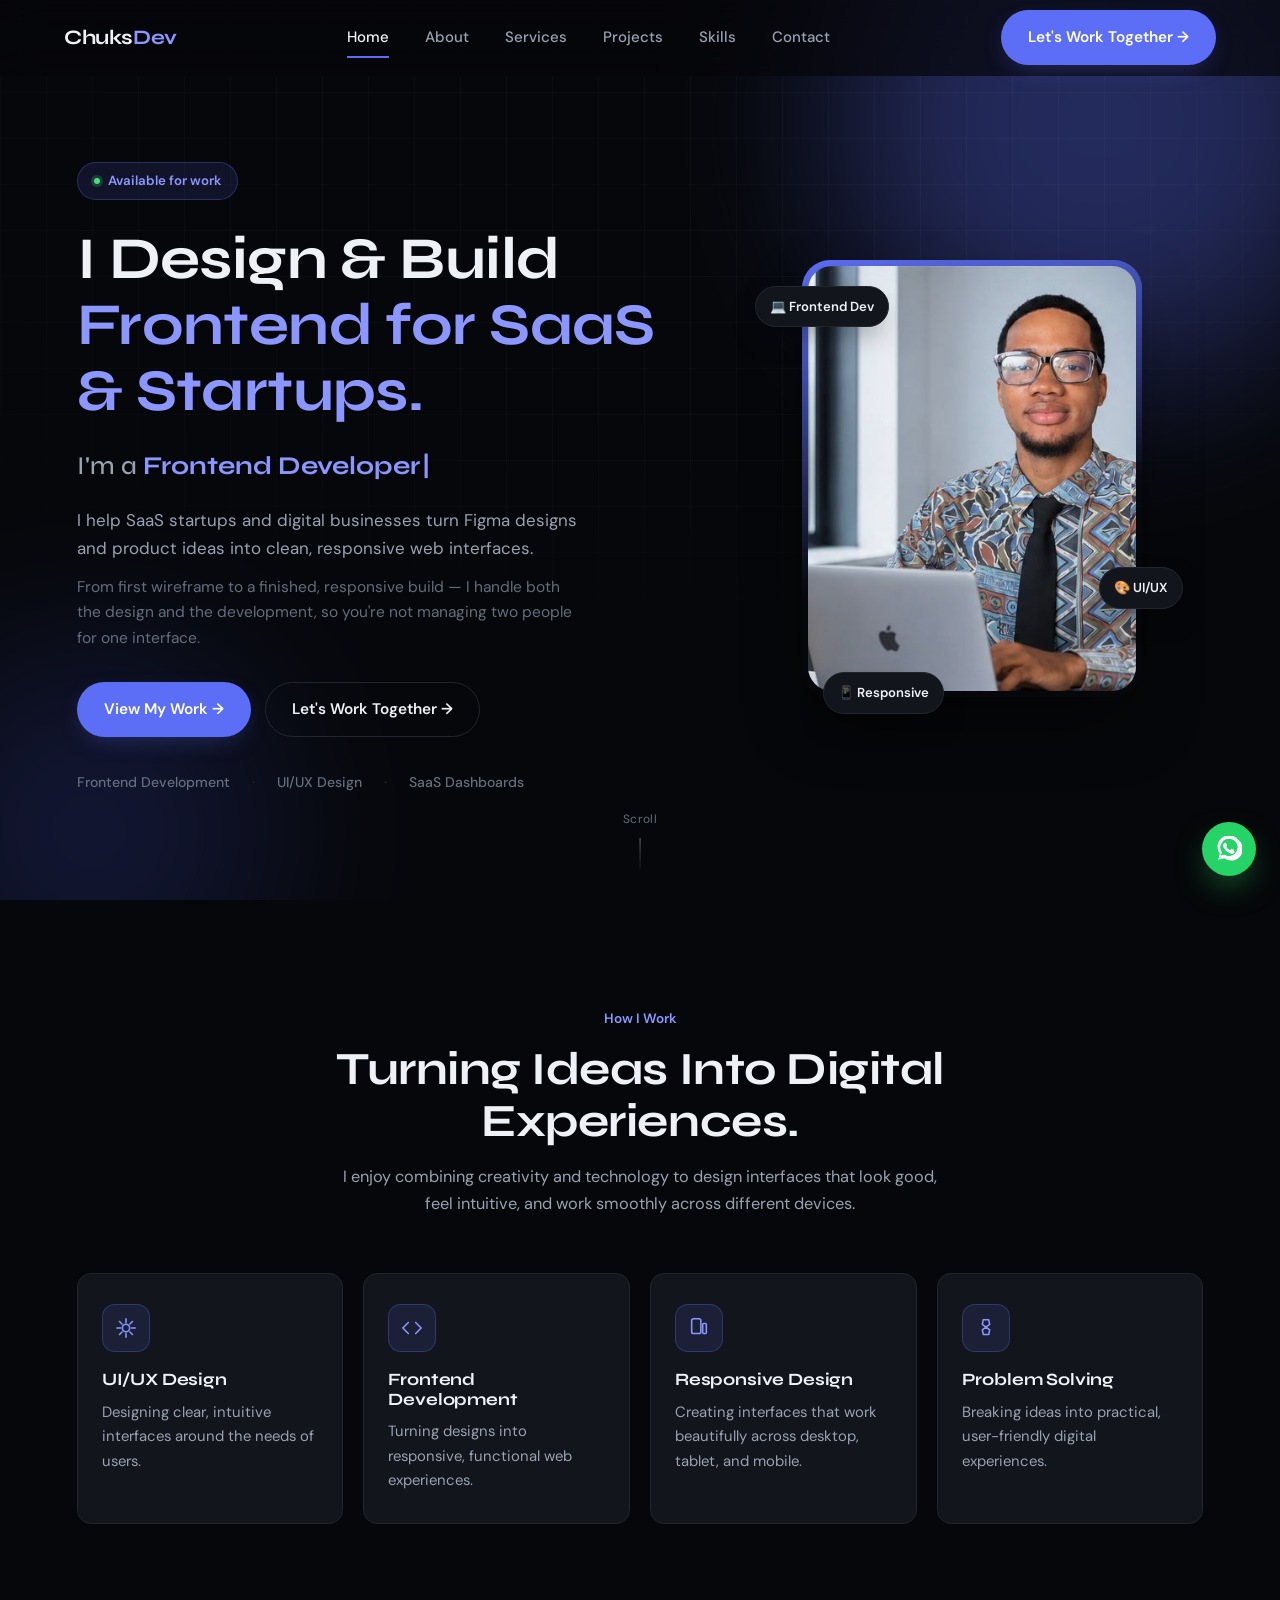
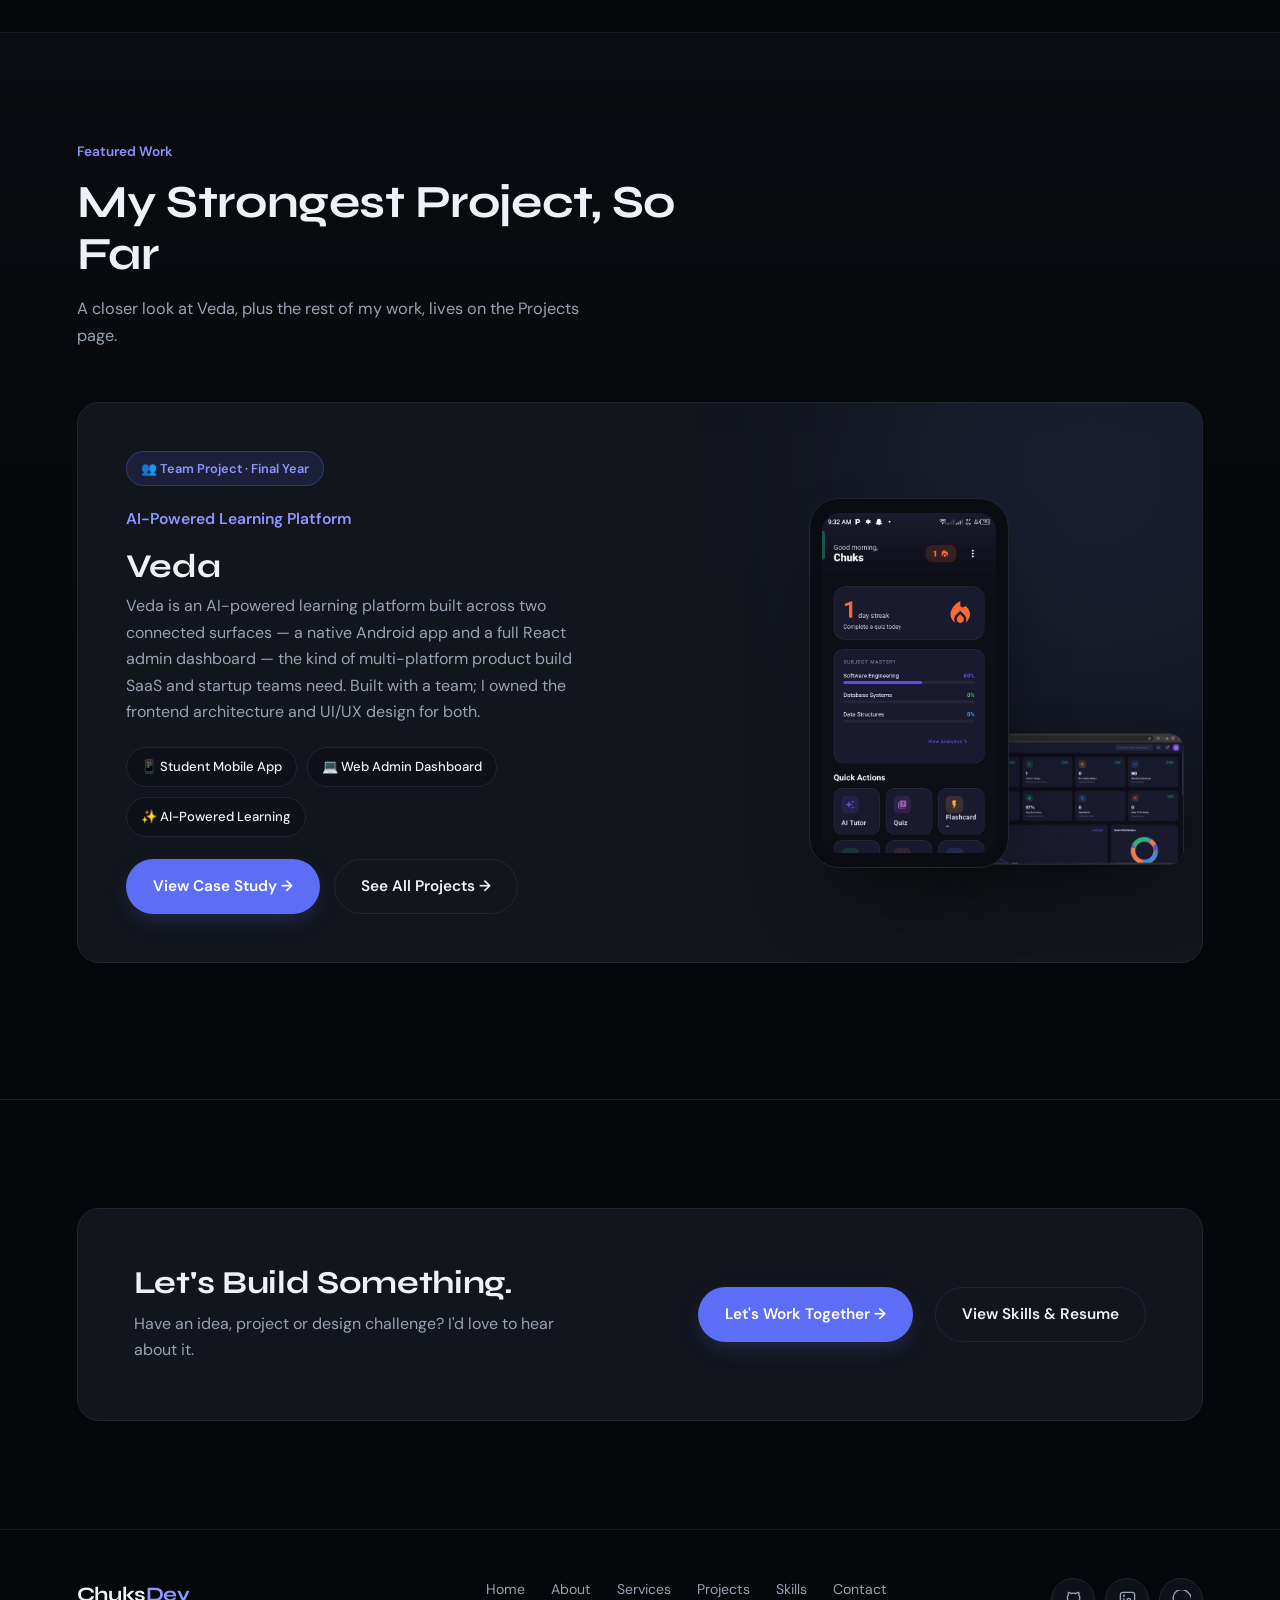
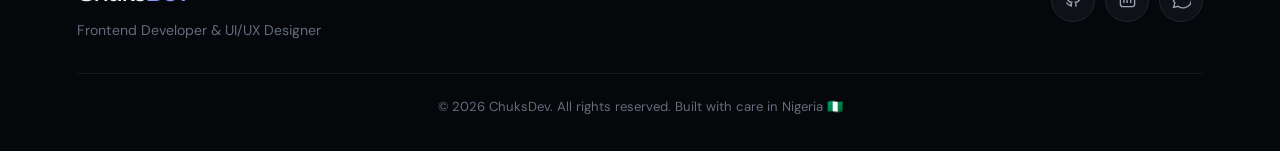
<file: index.html>
<!DOCTYPE html>
<html lang="en">
<head>
<meta charset="UTF-8">
<meta name="viewport" content="width=device-width, initial-scale=1.0">
<title>Chuks | Frontend Developer &amp; UI/UX Designer for SaaS &amp; Startups</title>
<meta name="description" content="Chuks is a Frontend Developer and UI/UX Designer who helps SaaS startups and digital businesses turn Figma designs and product ideas into responsive web apps and dashboards. Featured work includes Veda, an AI-powered learning platform.">
<link rel="canonical" href="https://chukzy-design.github.io/chukss-portfolio/">
<meta property="og:type" content="website">
<meta property="og:title" content="Chuks | Frontend Developer &amp; UI/UX Designer for SaaS &amp; Startups">
<meta property="og:description" content="I help SaaS startups and digital businesses turn Figma designs and product ideas into clean, responsive web interfaces.">
<meta property="og:image" content="images/profile.jpg">
<meta property="og:url" content="https://chukzy-design.github.io/chukss-portfolio/">
<link rel="preconnect" href="https://fonts.googleapis.com">
<link rel="preconnect" href="https://fonts.gstatic.com" crossorigin>
<link href="https://fonts.googleapis.com/css2?family=Syne:wght@400;600;700;800&family=DM+Sans:ital,wght@0,300;0,400;0,500;0,600;1,300&display=swap" rel="stylesheet">
<link rel="stylesheet" href="style.css">
</head>
<body>

<div class="progress-bar" id="progressBar"></div>

<!-- NAVBAR -->
<header class="navbar" id="navbar">
  <a href="index.html" class="logo">Chuks<span>Dev</span></a>
  <nav class="nav-links" id="navLinks">
    <a href="index.html">Home</a>
    <a href="about.html">About</a>
    <a href="services.html">Services</a>
    <a href="projects.html">Projects</a>
    <a href="skills.html">Skills</a>
    <a href="contact.html">Contact</a>
  </nav>
  <a href="contact.html" class="btn-primary nav-cta">Let's Work Together →</a>
  <button id="menuBtn" class="menu-btn" aria-label="Toggle menu" aria-expanded="false">
    <span></span><span></span><span></span>
  </button>
</header>

<div class="mobile-overlay" id="mobileOverlay">
  <nav class="mobile-nav">
    <a href="index.html" class="mob-link">Home</a>
    <a href="about.html" class="mob-link">About</a>
    <a href="services.html" class="mob-link">Services</a>
    <a href="projects.html" class="mob-link">Projects</a>
    <a href="skills.html" class="mob-link">Skills</a>
    <a href="contact.html" class="mob-link">Contact</a>
    <a href="contact.html" class="btn-primary mob-cta">Let's Work Together →</a>
  </nav>
</div>

<!-- HERO -->
<section id="home" class="hero">
  <div class="hero-bg">
    <div class="blob blob-1"></div>
    <div class="blob blob-2"></div>
    <div class="grid-overlay"></div>
  </div>

  <div class="hero-inner">
    <div class="hero-text reveal">
      <div class="badge"><span class="dot"></span> Available for work</div>
      <h1>I Design &amp; Build <span class="name-highlight">Frontend for SaaS &amp; Startups.</span></h1>
      <div class="typing-line">
        <span class="typing-label">I'm a&nbsp;</span><span id="typing"></span>
      </div>
      <p class="hero-sub">I help SaaS startups and digital businesses turn Figma designs and product ideas into clean, responsive web interfaces.</p>
      <p class="hero-sub-2">From first wireframe to a finished, responsive build — I handle both the design and the development, so you're not managing two people for one interface.</p>
      <div class="hero-ctas">
        <a href="projects.html" class="btn-primary">View My Work →</a>
        <a href="contact.html" class="btn-ghost">Let's Work Together →</a>
      </div>
      <div class="skill-labels">
        <span>Frontend Development</span><span class="sep">·</span>
        <span>UI/UX Design</span><span class="sep">·</span>
        <span>SaaS Dashboards</span>
      </div>
    </div>

    <div class="hero-visual reveal delay-2">
      <div class="profile-card">
        <div class="profile-ring">
          <img src="images/profile.jpg" alt="Portrait of Chuks" class="profile-img" width="340" height="425">
        </div>
        <div class="floating-tag tag-1">💻 Frontend Dev</div>
        <div class="floating-tag tag-2">🎨 UI/UX</div>
        <div class="floating-tag tag-3">📱 Responsive</div>
      </div>
    </div>
  </div>

  <div class="scroll-hint"><span>Scroll</span><div class="scroll-line"></div></div>
</section>

<!-- VALUE / INTRO -->
<section class="section value-intro">
  <div class="section-inner">
    <div class="section-header center reveal">
      <p class="section-tag">How I Work</p>
      <h2>Turning Ideas Into Digital Experiences.</h2>
      <p class="section-sub">I enjoy combining creativity and technology to design interfaces that look good, feel intuitive, and work smoothly across different devices.</p>
    </div>
    <div class="value-grid">
      <div class="value-card reveal delay-1">
        <div class="icon-wrap"><svg class="icon" viewBox="0 0 24 24"><path d="M12 2v4M12 18v4M4.9 4.9l2.8 2.8M16.3 16.3l2.8 2.8M2 12h4M18 12h4M4.9 19.1l2.8-2.8M16.3 7.7l2.8-2.8"/><circle cx="12" cy="12" r="4"/></svg></div>
        <h3>UI/UX Design</h3>
        <p>Designing clear, intuitive interfaces around the needs of users.</p>
      </div>
      <div class="value-card reveal delay-2">
        <div class="icon-wrap"><svg class="icon" viewBox="0 0 24 24"><polyline points="8 6 2 12 8 18"/><polyline points="16 6 22 12 16 18"/></svg></div>
        <h3>Frontend Development</h3>
        <p>Turning designs into responsive, functional web experiences.</p>
      </div>
      <div class="value-card reveal delay-3">
        <div class="icon-wrap"><svg class="icon" viewBox="0 0 24 24"><rect x="4" y="2" width="10" height="16" rx="2"/><rect x="16" y="7" width="4" height="11" rx="1"/></svg></div>
        <h3>Responsive Design</h3>
        <p>Creating interfaces that work beautifully across desktop, tablet, and mobile.</p>
      </div>
      <div class="value-card reveal delay-4">
        <div class="icon-wrap"><svg class="icon" viewBox="0 0 24 24"><path d="M9 3h6l1 5-4 3 4 3-1 5H9l-1-5 4-3-4-3z"/></svg></div>
        <h3>Problem Solving</h3>
        <p>Breaking ideas into practical, user-friendly digital experiences.</p>
      </div>
    </div>
  </div>
</section>

<!-- FEATURED PROJECT TEASER -->
<section class="section section-alt">
  <div class="section-inner">
    <div class="section-header reveal">
      <p class="section-tag">Featured Work</p>
      <h2>My Strongest Project, So Far</h2>
      <p class="section-sub">A closer look at Veda, plus the rest of my work, lives on the Projects page.</p>
    </div>

    <div class="project-featured reveal">
      <div class="pf-text">
        <div class="pf-tag">👥 Team Project · Final Year</div>
        <p class="pf-kicker">AI-Powered Learning Platform</p>
        <h3>Veda</h3>
        <p class="pf-desc">Veda is an AI-powered learning platform built across two connected surfaces — a native Android app and a full React admin dashboard — the kind of multi-platform product build SaaS and startup teams need. Built with a team; I owned the frontend architecture and UI/UX design for both.</p>
        <div class="pf-chips">
          <span class="pf-chip">📱 Student Mobile App</span>
          <span class="pf-chip">💻 Web Admin Dashboard</span>
          <span class="pf-chip">✨ AI-Powered Learning</span>
        </div>
        <div class="hero-ctas" style="margin-bottom:0;">
          <a href="veda.html" class="btn-primary">View Case Study →</a>
          <a href="projects.html" class="btn-ghost">See All Projects →</a>
        </div>
      </div>
      <div class="veda-visual">
        <div class="device-phone">
          <div class="real-shot"><img src="images/veda-mobile-home.jpg" alt="Veda student app — home screen" loading="lazy"></div>
        </div>
        <div class="device-browser">
          <div class="real-shot-wide"><img src="images/veda-admin-dashboard.jpg" alt="Veda admin dashboard — overview" loading="lazy"></div>
        </div>
      </div>
    </div>
  </div>
</section>

<!-- CLOSING CTA -->
<section class="section">
  <div class="section-inner">
    <div class="resume-cta reveal">
      <div class="resume-copy">
        <h2>Let's Build Something.</h2>
        <p>Have an idea, project or design challenge? I'd love to hear about it.</p>
      </div>
      <div class="resume-actions">
        <a href="contact.html" class="btn-primary">Let's Work Together →</a>
        <a href="skills.html" class="btn-ghost">View Skills &amp; Resume</a>
      </div>
    </div>
  </div>
</section>

<!-- FOOTER -->
<footer class="footer">
  <div class="footer-inner">
    <div class="footer-brand">
      <a href="index.html" class="logo">Chuks<span>Dev</span></a>
      <p>Frontend Developer &amp; UI/UX Designer</p>
    </div>
    <nav class="footer-links">
      <a href="index.html">Home</a>
      <a href="about.html">About</a>
      <a href="services.html">Services</a>
      <a href="projects.html">Projects</a>
      <a href="skills.html">Skills</a>
      <a href="contact.html">Contact</a>
    </nav>
    <div class="footer-socials">
      <a href="https://github.com/chukzy-design" target="_blank" rel="noopener" class="social-btn" aria-label="GitHub"><svg viewBox="0 0 24 24" fill="none" stroke-width="1.7"><path d="M9 19c-4.3 1.4-4.3-2.5-6-3m12 5v-3.5c0-1 .1-1.4-.5-2 2.8-.3 5.5-1.4 5.5-6a4.6 4.6 0 0 0-1.3-3.2 4.2 4.2 0 0 0-.1-3.2s-1.1-.3-3.5 1.3a12.3 12.3 0 0 0-6.2 0C6.7 2.8 5.6 3.1 5.6 3.1a4.2 4.2 0 0 0-.1 3.2A4.6 4.6 0 0 0 4.2 9.5c0 4.6 2.7 5.7 5.5 6-.6.6-.6 1.2-.5 2V21"/></svg></a>
      <a href="https://www.linkedin.com/in/chukwunenye-mcstevenson" target="_blank" rel="noopener" class="social-btn" aria-label="LinkedIn"><svg viewBox="0 0 24 24" fill="none" stroke-width="1.7"><rect x="3" y="3" width="18" height="18" rx="3"/><line x1="7.5" y1="10.5" x2="7.5" y2="16.5"/><circle cx="7.5" cy="7.2" r="0.6" fill="currentColor"/><path d="M11.5 16.5v-3.7c0-1.4 1-2.3 2.3-2.3 1.3 0 2.2.9 2.2 2.3v3.7"/></svg></a>
      <a href="https://wa.me/2349138266165" target="_blank" rel="noopener" class="social-btn" aria-label="WhatsApp"><svg viewBox="0 0 24 24" fill="none" stroke-width="1.7"><path d="M20.5 3.5A10 10 0 0 0 3.6 16.4L2 22l5.7-1.5A10 10 0 1 0 20.5 3.5z"/></svg></a>
    </div>
  </div>
  <div class="footer-bottom">© 2026 ChuksDev. All rights reserved. Built with care in Nigeria 🇳🇬</div>
</footer>

<a href="https://wa.me/2349138266165" target="_blank" class="whatsapp-float" aria-label="Chat on WhatsApp" rel="noopener">
  <svg viewBox="0 0 24 24"><path d="M20.5 3.5A10 10 0 0 0 3.6 16.4L2 22l5.7-1.5A10 10 0 1 0 20.5 3.5zm-8.5 15a8 8 0 0 1-4.1-1.1l-.3-.2-3 .8.8-2.9-.2-.3A8 8 0 1 1 12 18.5zm4.4-5.9c-.2-.1-1.4-.7-1.7-.8-.2-.1-.4-.1-.6.1s-.6.8-.8 1c-.1.1-.3.2-.5.1a6.6 6.6 0 0 1-1.9-1.2 7 7 0 0 1-1.3-1.6c-.1-.2 0-.4.1-.5s.3-.3.4-.5a.6.6 0 0 0 .1-.5c0-.2-.6-1.5-.9-2-.2-.5-.4-.4-.6-.4h-.5a1 1 0 0 0-.7.3 3 3 0 0 0-1 2.2c0 1.3 1 2.6 1.1 2.8.1.2 1.9 2.9 4.6 4 .6.3 1.1.4 1.5.6a3.6 3.6 0 0 0 1.6.1c.5-.1 1.4-.6 1.6-1.1s.2-1 .1-1.1-.2-.2-.4-.3z"/></svg>
</a>

<script src="script.js"></script>
</body>
</html>
</file>
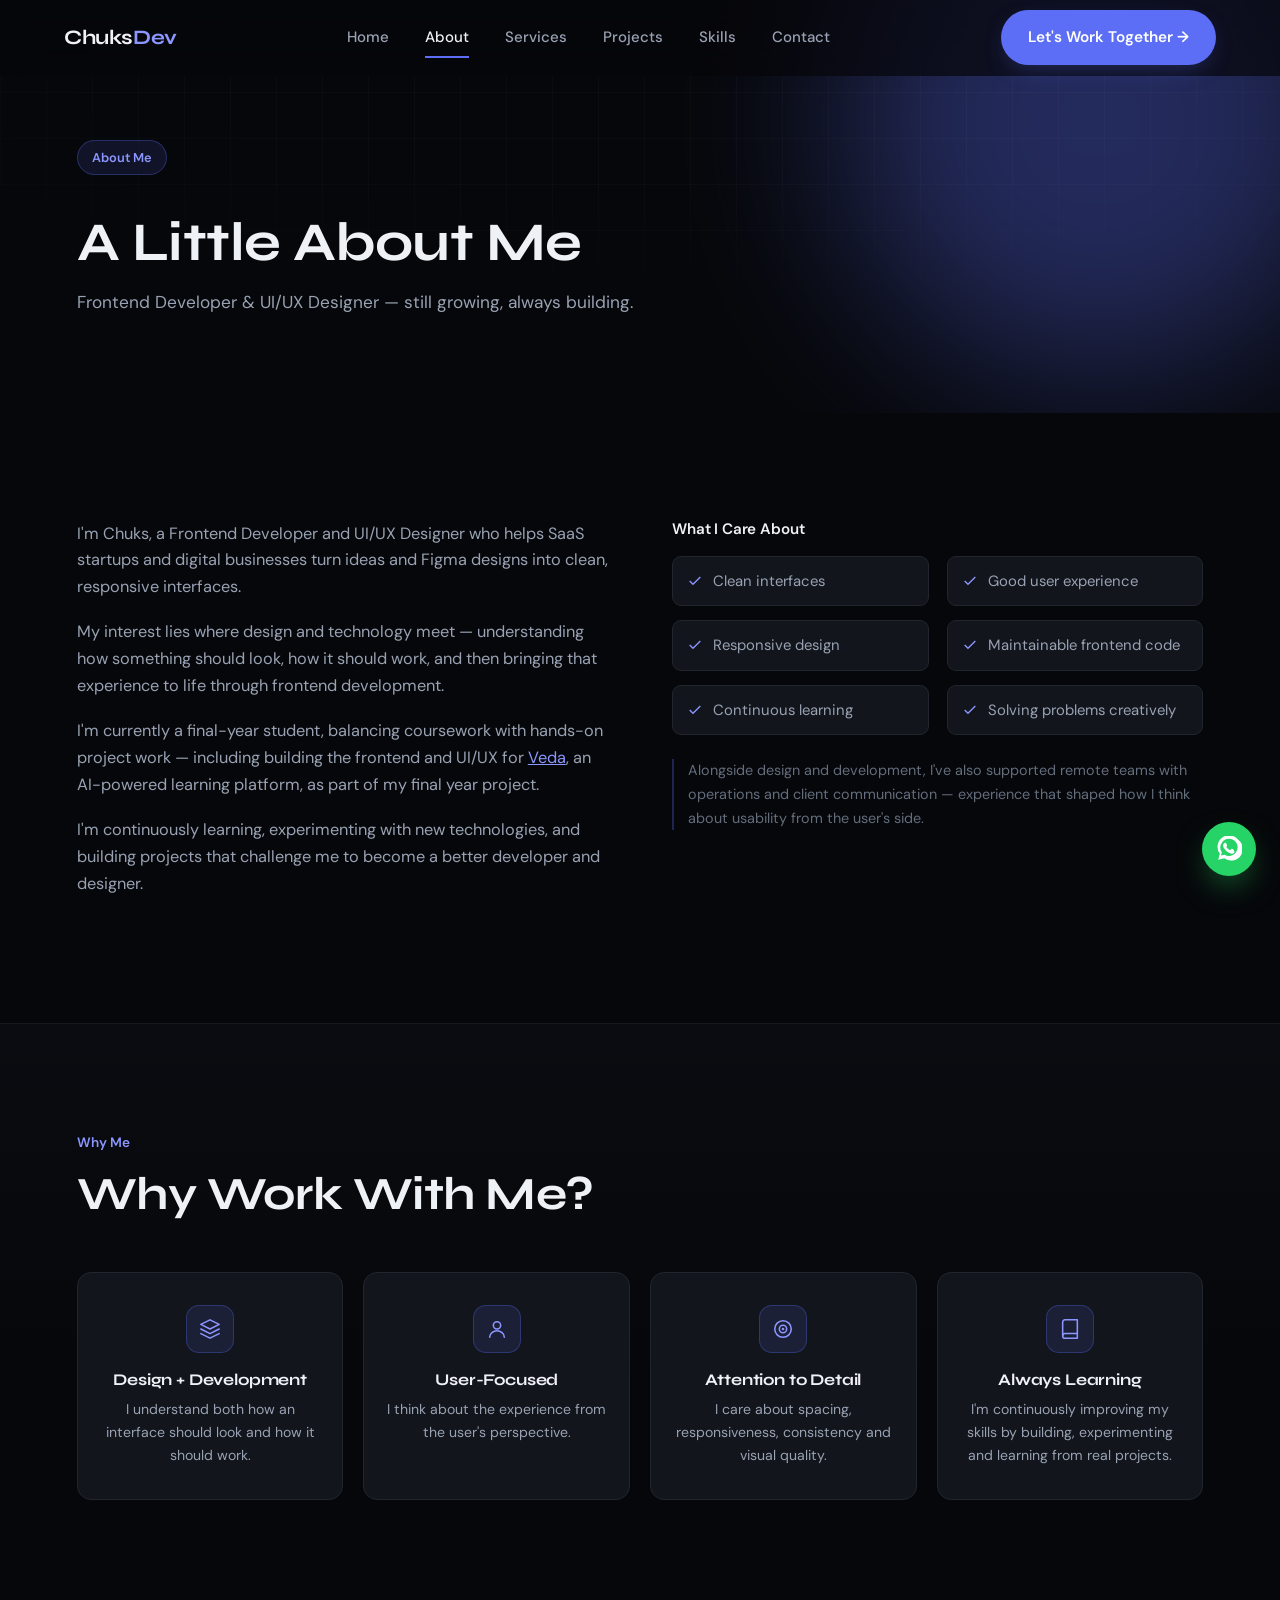
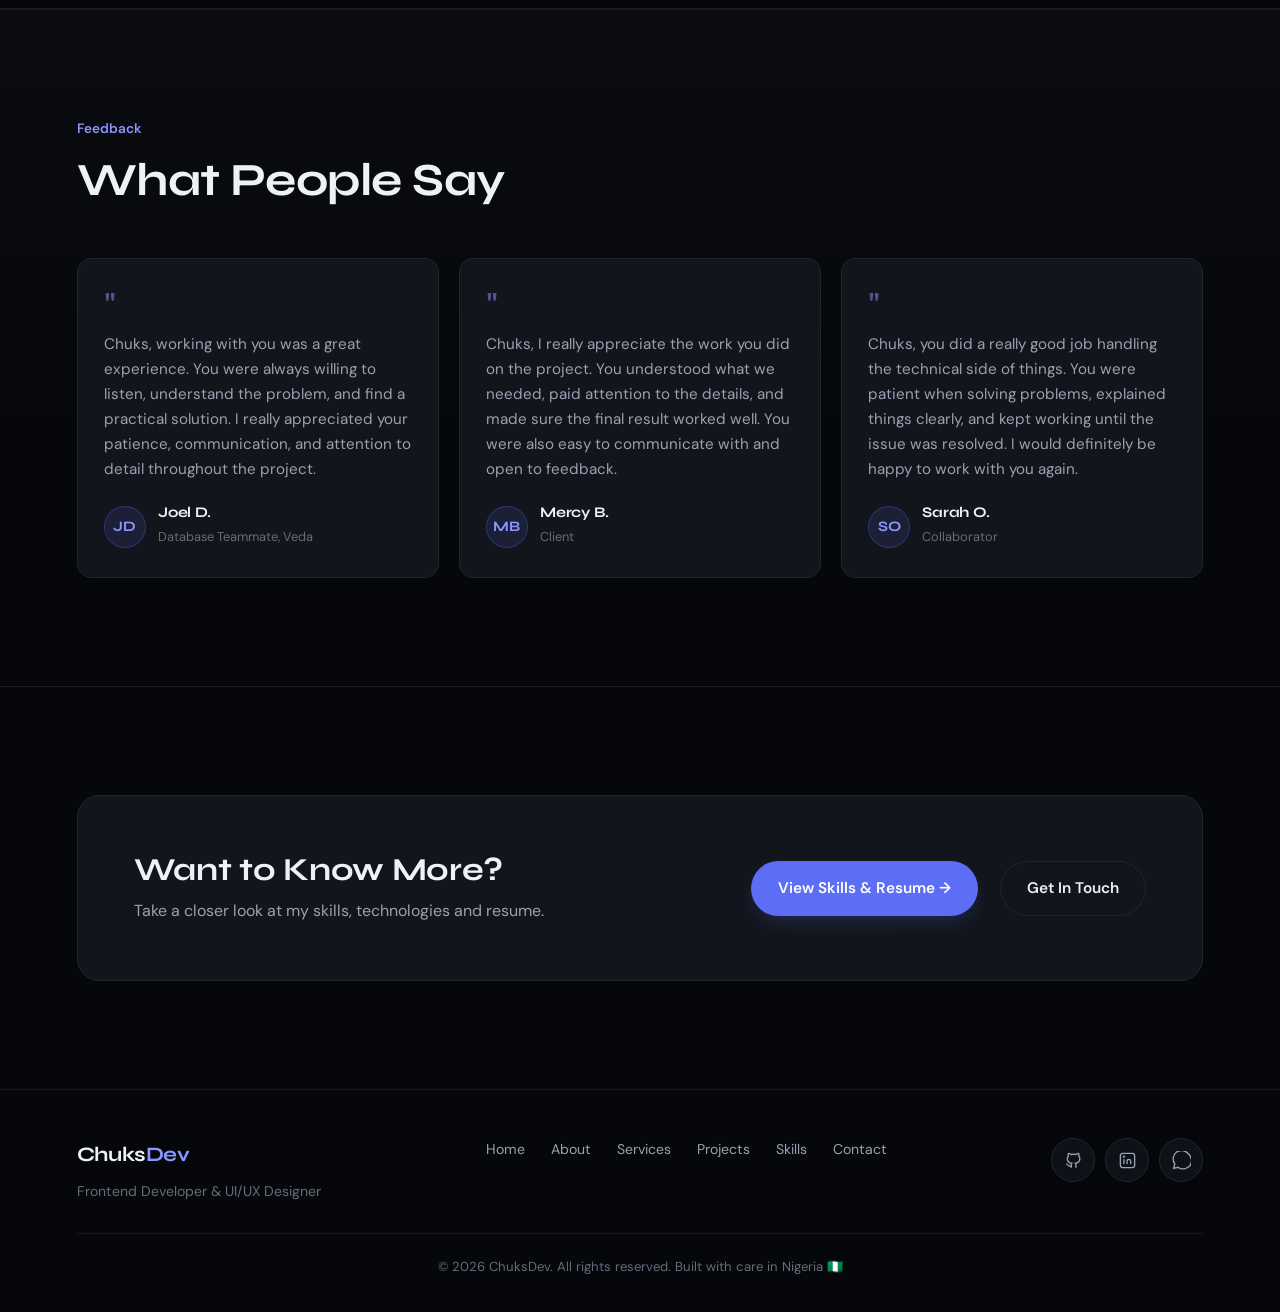
<file: about.html>
<!DOCTYPE html>
<html lang="en">
<head>
<meta charset="UTF-8">
<meta name="viewport" content="width=device-width, initial-scale=1.0">
<title>About | Chuks — Frontend Developer &amp; UI/UX Designer</title>
<meta name="description" content="A little about Chuks — a Frontend Developer and UI/UX Designer who helps SaaS startups and digital businesses build clean, responsive product interfaces.">
<link rel="canonical" href="https://chukzy-design.github.io/chukss-portfolio/about.html">
<link rel="preconnect" href="https://fonts.googleapis.com">
<link rel="preconnect" href="https://fonts.gstatic.com" crossorigin>
<link href="https://fonts.googleapis.com/css2?family=Syne:wght@400;600;700;800&family=DM+Sans:ital,wght@0,300;0,400;0,500;0,600;1,300&display=swap" rel="stylesheet">
<link rel="stylesheet" href="style.css">
</head>
<body>

<div class="progress-bar" id="progressBar"></div>

<header class="navbar" id="navbar">
  <a href="index.html" class="logo">Chuks<span>Dev</span></a>
  <nav class="nav-links" id="navLinks">
    <a href="index.html">Home</a>
    <a href="about.html">About</a>
    <a href="services.html">Services</a>
    <a href="projects.html">Projects</a>
    <a href="skills.html">Skills</a>
    <a href="contact.html">Contact</a>
  </nav>
  <a href="contact.html" class="btn-primary nav-cta">Let's Work Together →</a>
  <button id="menuBtn" class="menu-btn" aria-label="Toggle menu" aria-expanded="false">
    <span></span><span></span><span></span>
  </button>
</header>

<div class="mobile-overlay" id="mobileOverlay">
  <nav class="mobile-nav">
    <a href="index.html" class="mob-link">Home</a>
    <a href="about.html" class="mob-link">About</a>
    <a href="services.html" class="mob-link">Services</a>
    <a href="projects.html" class="mob-link">Projects</a>
    <a href="skills.html" class="mob-link">Skills</a>
    <a href="contact.html" class="mob-link">Contact</a>
    <a href="contact.html" class="btn-primary mob-cta">Let's Work Together →</a>
  </nav>
</div>

<!-- PAGE HERO -->
<section class="cs-hero">
  <div class="hero-bg"><div class="blob blob-1"></div><div class="grid-overlay"></div></div>
  <div class="cs-hero-inner">
    <div class="page-hero-tag">About Me</div>
    <h1 class="cs-title">A Little About Me</h1>
    <p class="cs-sub">Frontend Developer &amp; UI/UX Designer — still growing, always building.</p>
  </div>
</section>

<!-- ABOUT COPY -->
<section class="section">
  <div class="section-inner">
    <div class="about-grid">
      <div class="about-copy reveal">
        <p>I'm Chuks, a Frontend Developer and UI/UX Designer who helps SaaS startups and digital businesses turn ideas and Figma designs into clean, responsive interfaces.</p>
        <p>My interest lies where design and technology meet — understanding how something should look, how it should work, and then bringing that experience to life through frontend development.</p>
        <p>I'm currently a final-year student, balancing coursework with hands-on project work — including building the frontend and UI/UX for <a href="veda.html" style="color:var(--accent-light); text-decoration: underline;">Veda</a>, an AI-powered learning platform, as part of my final year project.</p>
        <p>I'm continuously learning, experimenting with new technologies, and building projects that challenge me to become a better developer and designer.</p>
      </div>
      <div class="care-list reveal delay-1">
        <h4>What I Care About</h4>
        <ul class="care-items">
          <li><svg class="check" viewBox="0 0 24 24" fill="none" stroke="currentColor" stroke-width="2"><polyline points="20 6 9 17 4 12"/></svg>Clean interfaces</li>
          <li><svg class="check" viewBox="0 0 24 24" fill="none" stroke="currentColor" stroke-width="2"><polyline points="20 6 9 17 4 12"/></svg>Good user experience</li>
          <li><svg class="check" viewBox="0 0 24 24" fill="none" stroke="currentColor" stroke-width="2"><polyline points="20 6 9 17 4 12"/></svg>Responsive design</li>
          <li><svg class="check" viewBox="0 0 24 24" fill="none" stroke="currentColor" stroke-width="2"><polyline points="20 6 9 17 4 12"/></svg>Maintainable frontend code</li>
          <li><svg class="check" viewBox="0 0 24 24" fill="none" stroke="currentColor" stroke-width="2"><polyline points="20 6 9 17 4 12"/></svg>Continuous learning</li>
          <li><svg class="check" viewBox="0 0 24 24" fill="none" stroke="currentColor" stroke-width="2"><polyline points="20 6 9 17 4 12"/></svg>Solving problems creatively</li>
        </ul>
        <p class="about-note">Alongside design and development, I've also supported remote teams with operations and client communication — experience that shaped how I think about usability from the user's side.</p>
      </div>
    </div>
  </div>
</section>

<!-- WHY WORK WITH ME -->
<section class="section section-alt">
  <div class="section-inner">
    <div class="section-header reveal">
      <p class="section-tag">Why Me</p>
      <h2>Why Work With Me?</h2>
    </div>
    <div class="why-grid">
      <div class="why-card reveal delay-1">
        <div class="icon-wrap"><svg class="icon" viewBox="0 0 24 24"><path d="M12 2 2 7l10 5 10-5-10-5z"/><path d="M2 17l10 5 10-5M2 12l10 5 10-5"/></svg></div>
        <h3>Design + Development</h3>
        <p>I understand both how an interface should look and how it should work.</p>
      </div>
      <div class="why-card reveal delay-2">
        <div class="icon-wrap"><svg class="icon" viewBox="0 0 24 24"><circle cx="12" cy="8" r="4"/><path d="M4 21c0-4 4-7 8-7s8 3 8 7"/></svg></div>
        <h3>User-Focused</h3>
        <p>I think about the experience from the user's perspective.</p>
      </div>
      <div class="why-card reveal delay-3">
        <div class="icon-wrap"><svg class="icon" viewBox="0 0 24 24"><circle cx="12" cy="12" r="9"/><circle cx="12" cy="12" r="4"/><circle cx="12" cy="12" r="0.6" fill="currentColor"/></svg></div>
        <h3>Attention to Detail</h3>
        <p>I care about spacing, responsiveness, consistency and visual quality.</p>
      </div>
      <div class="why-card reveal delay-4">
        <div class="icon-wrap"><svg class="icon" viewBox="0 0 24 24"><path d="M4 19.5A2.5 2.5 0 0 1 6.5 17H20"/><path d="M6.5 2H20v20H6.5A2.5 2.5 0 0 1 4 19.5v-15A2.5 2.5 0 0 1 6.5 2z"/></svg></div>
        <h3>Always Learning</h3>
        <p>I'm continuously improving my skills by building, experimenting and learning from real projects.</p>
      </div>
    </div>
  </div>
</section>


<section class="section section-alt">
  <div class="section-inner">
    <div class="section-header reveal">
      <p class="section-tag">Feedback</p>
      <h2>What People Say</h2>
    </div>

    <div class="testimonial-grid">

      <!-- Testimonial 1 -->
      <div class="testimonial-card reveal delay-1">
        <div class="testimonial-quotemark">"</div>
        <p class="testimonial-text">
          Chuks, working with you was a great experience. You were always
          willing to listen, understand the problem, and find a practical
          solution. I really appreciated your patience, communication, and
          attention to detail throughout the project.
        </p>

        <div class="testimonial-person">
          <div class="testimonial-avatar">JD</div>
          <div>
            <h4>Joel D.</h4>
            <span>Database Teammate, Veda</span>
          </div>
        </div>
      </div>

      <!-- Testimonial 2 -->
      <div class="testimonial-card reveal delay-2">
        <div class="testimonial-quotemark">"</div>
        <p class="testimonial-text">
          Chuks, I really appreciate the work you did on the project.
          You understood what we needed, paid attention to the details,
          and made sure the final result worked well. You were also easy
          to communicate with and open to feedback.
        </p>

        <div class="testimonial-person">
          <div class="testimonial-avatar">MB</div>
          <div>
            <h4>Mercy B.</h4>
            <span>Client</span>
          </div>
        </div>
      </div>

      <!-- Testimonial 3 -->
      <div class="testimonial-card reveal delay-3">
        <div class="testimonial-quotemark">"</div>
        <p class="testimonial-text">
          Chuks, you did a really good job handling the technical side of
          things. You were patient when solving problems, explained things
          clearly, and kept working until the issue was resolved. I would
          definitely be happy to work with you again.
        </p>

        <div class="testimonial-person">
          <div class="testimonial-avatar">SO</div>
          <div>
            <h4>Sarah O.</h4>
            <span>Collaborator</span>
          </div>
        </div>
      </div>

    </div>
  </div>
</section>

<!-- CLOSING CTA -->
<section class="section">
  <div class="section-inner">
    <div class="resume-cta reveal">
      <div class="resume-copy">
        <h2>Want to Know More?</h2>
        <p>Take a closer look at my skills, technologies and resume.</p>
      </div>
      <div class="resume-actions">
        <a href="skills.html" class="btn-primary">View Skills &amp; Resume →</a>
        <a href="contact.html" class="btn-ghost">Get In Touch</a>
      </div>
    </div>
  </div>
</section>

<footer class="footer">
  <div class="footer-inner">
    <div class="footer-brand">
      <a href="index.html" class="logo">Chuks<span>Dev</span></a>
      <p>Frontend Developer &amp; UI/UX Designer</p>
    </div>
    <nav class="footer-links">
      <a href="index.html">Home</a>
      <a href="about.html">About</a>
      <a href="services.html">Services</a>
      <a href="projects.html">Projects</a>
      <a href="skills.html">Skills</a>
      <a href="contact.html">Contact</a>
    </nav>
    <div class="footer-socials">
      <a href="https://github.com/chukzy-design" target="_blank" rel="noopener" class="social-btn" aria-label="GitHub"><svg viewBox="0 0 24 24" fill="none" stroke-width="1.7"><path d="M9 19c-4.3 1.4-4.3-2.5-6-3m12 5v-3.5c0-1 .1-1.4-.5-2 2.8-.3 5.5-1.4 5.5-6a4.6 4.6 0 0 0-1.3-3.2 4.2 4.2 0 0 0-.1-3.2s-1.1-.3-3.5 1.3a12.3 12.3 0 0 0-6.2 0C6.7 2.8 5.6 3.1 5.6 3.1a4.2 4.2 0 0 0-.1 3.2A4.6 4.6 0 0 0 4.2 9.5c0 4.6 2.7 5.7 5.5 6-.6.6-.6 1.2-.5 2V21"/></svg></a>
      <a href="https://www.linkedin.com/in/chukwunenye-mcstevenson" target="_blank" rel="noopener" class="social-btn" aria-label="LinkedIn"><svg viewBox="0 0 24 24" fill="none" stroke-width="1.7"><rect x="3" y="3" width="18" height="18" rx="3"/><line x1="7.5" y1="10.5" x2="7.5" y2="16.5"/><circle cx="7.5" cy="7.2" r="0.6" fill="currentColor"/><path d="M11.5 16.5v-3.7c0-1.4 1-2.3 2.3-2.3 1.3 0 2.2.9 2.2 2.3v3.7"/></svg></a>
      <a href="https://wa.me/2349138266165" target="_blank" rel="noopener" class="social-btn" aria-label="WhatsApp"><svg viewBox="0 0 24 24" fill="none" stroke-width="1.7"><path d="M20.5 3.5A10 10 0 0 0 3.6 16.4L2 22l5.7-1.5A10 10 0 1 0 20.5 3.5z"/></svg></a>
    </div>
  </div>
  <div class="footer-bottom">© 2026 ChuksDev. All rights reserved. Built with care in Nigeria 🇳🇬</div>
</footer>

<a href="https://wa.me/2349138266165" target="_blank" class="whatsapp-float" aria-label="Chat on WhatsApp" rel="noopener">
  <svg viewBox="0 0 24 24"><path d="M20.5 3.5A10 10 0 0 0 3.6 16.4L2 22l5.7-1.5A10 10 0 1 0 20.5 3.5zm-8.5 15a8 8 0 0 1-4.1-1.1l-.3-.2-3 .8.8-2.9-.2-.3A8 8 0 1 1 12 18.5zm4.4-5.9c-.2-.1-1.4-.7-1.7-.8-.2-.1-.4-.1-.6.1s-.6.8-.8 1c-.1.1-.3.2-.5.1a6.6 6.6 0 0 1-1.9-1.2 7 7 0 0 1-1.3-1.6c-.1-.2 0-.4.1-.5s.3-.3.4-.5a.6.6 0 0 0 .1-.5c0-.2-.6-1.5-.9-2-.2-.5-.4-.4-.6-.4h-.5a1 1 0 0 0-.7.3 3 3 0 0 0-1 2.2c0 1.3 1 2.6 1.1 2.8.1.2 1.9 2.9 4.6 4 .6.3 1.1.4 1.5.6a3.6 3.6 0 0 0 1.6.1c.5-.1 1.4-.6 1.6-1.1s.2-1 .1-1.1-.2-.2-.4-.3z"/></svg>
</a>

<script src="script.js"></script>
</body>
</html>
</file>
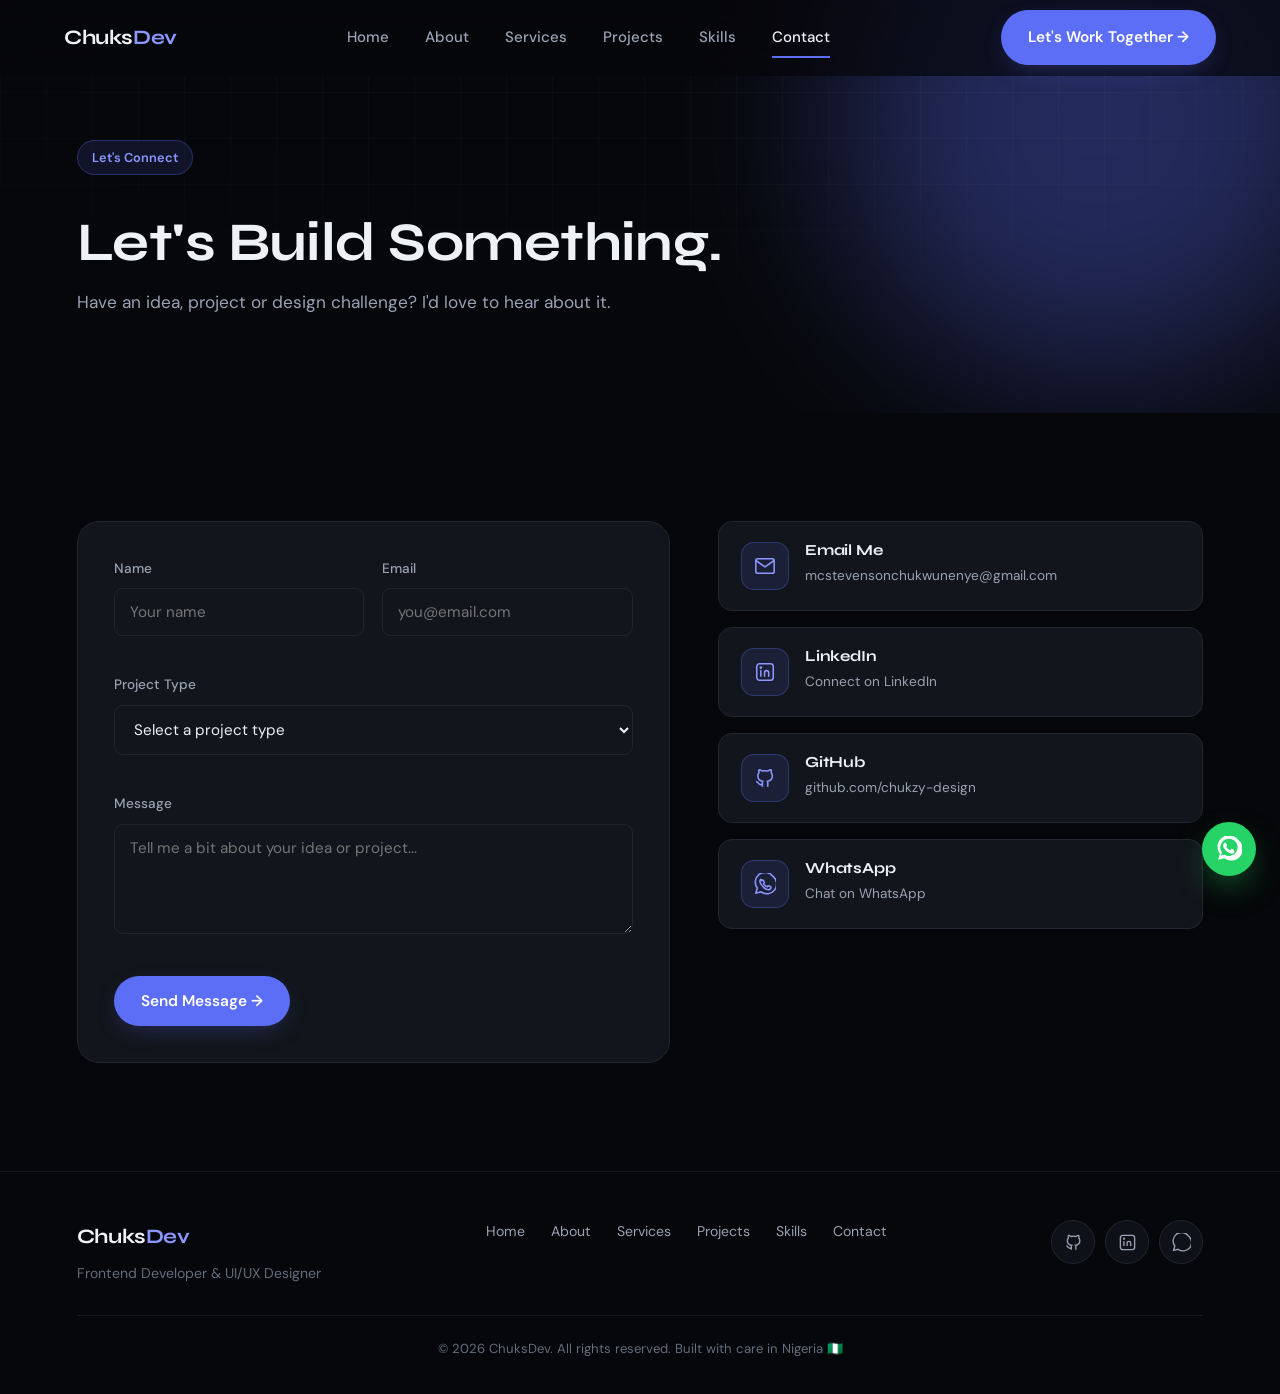
<file: contact.html>
<!DOCTYPE html>
<html lang="en">
<head>
<meta charset="UTF-8">
<meta name="viewport" content="width=device-width, initial-scale=1.0">
<title>Contact | Chuks — Frontend Developer &amp; UI/UX Designer</title>
<meta name="description" content="Get in touch with Chuks about a SaaS frontend, UI/UX design, website or mobile app interface project.">
<link rel="canonical" href="https://chukzy-design.github.io/chukss-portfolio/contact.html">
<link rel="preconnect" href="https://fonts.googleapis.com">
<link rel="preconnect" href="https://fonts.gstatic.com" crossorigin>
<link href="https://fonts.googleapis.com/css2?family=Syne:wght@400;600;700;800&family=DM+Sans:ital,wght@0,300;0,400;0,500;0,600;1,300&display=swap" rel="stylesheet">
<link rel="stylesheet" href="style.css">
</head>
<body>

<div class="progress-bar" id="progressBar"></div>

<header class="navbar" id="navbar">
  <a href="index.html" class="logo">Chuks<span>Dev</span></a>
  <nav class="nav-links" id="navLinks">
    <a href="index.html">Home</a>
    <a href="about.html">About</a>
    <a href="services.html">Services</a>
    <a href="projects.html">Projects</a>
    <a href="skills.html">Skills</a>
    <a href="contact.html">Contact</a>
  </nav>
  <a href="contact.html" class="btn-primary nav-cta">Let's Work Together →</a>
  <button id="menuBtn" class="menu-btn" aria-label="Toggle menu" aria-expanded="false">
    <span></span><span></span><span></span>
  </button>
</header>

<div class="mobile-overlay" id="mobileOverlay">
  <nav class="mobile-nav">
    <a href="index.html" class="mob-link">Home</a>
    <a href="about.html" class="mob-link">About</a>
    <a href="services.html" class="mob-link">Services</a>
    <a href="projects.html" class="mob-link">Projects</a>
    <a href="skills.html" class="mob-link">Skills</a>
    <a href="contact.html" class="mob-link">Contact</a>
    <a href="contact.html" class="btn-primary mob-cta">Let's Work Together →</a>
  </nav>
</div>

<!-- PAGE HERO -->
<section class="cs-hero">
  <div class="hero-bg"><div class="blob blob-1"></div><div class="grid-overlay"></div></div>
  <div class="cs-hero-inner">
    <div class="page-hero-tag">Let's Connect</div>
    <h1 class="cs-title">Let's Build Something.</h1>
    <p class="cs-sub">Have an idea, project or design challenge? I'd love to hear about it.</p>
  </div>
</section>

<!-- CONTACT -->
<section class="section">
  <div class="section-inner">
    <div class="contact-wrap">
      <form class="contact-form reveal" id="contactForm" novalidate>
        <div class="form-row">
          <div class="field" id="field-name">
            <label for="cf-name">Name</label>
            <input type="text" id="cf-name" name="name" placeholder="Your name" autocomplete="name">
            <span class="error-msg"></span>
          </div>
          <div class="field" id="field-email">
            <label for="cf-email">Email</label>
            <input type="email" id="cf-email" name="email" placeholder="you@email.com" autocomplete="email">
            <span class="error-msg"></span>
          </div>
        </div>
        <div class="field" id="field-type">
          <label for="cf-type">Project Type</label>
          <select id="cf-type" name="type">
            <option value="">Select a project type</option>
            <option>SaaS / Web App Frontend</option>
            <option>UI/UX Design</option>
            <option>Website Design &amp; Development</option>
            <option>Mobile App Interface</option>
            <option>IT Support</option>
            <option>Something Else</option>
          </select>
          <span class="error-msg"></span>
        </div>
        <div class="field" id="field-message">
          <label for="cf-message">Message</label>
          <textarea id="cf-message" name="message" placeholder="Tell me a bit about your idea or project..."></textarea>
          <span class="error-msg"></span>
        </div>
        <div class="form-submit">
          <button type="submit" class="btn-primary" id="submitBtn">
            <span class="spinner" id="submitSpinner"></span>
            <span id="submitLabel">Send Message →</span>
          </button>
          <span class="form-status" id="formStatus"></span>
        </div>
      </form>

      <div class="contact-methods reveal delay-1">
        <div class="contact-card">
          <div class="icon-wrap"><svg class="icon" viewBox="0 0 24 24"><rect x="2" y="4" width="20" height="16" rx="2"/><path d="M2 6l10 7 10-7"/></svg></div>
          <div><h3>Email Me</h3><a href="mailto:mcstevensonchukwunenye@gmail.com" class="contact-link">mcstevensonchukwunenye@gmail.com</a></div>
        </div>
        <div class="contact-card">
          <div class="icon-wrap"><svg class="icon" viewBox="0 0 24 24"><rect x="3" y="3" width="18" height="18" rx="3"/><line x1="7.5" y1="10.5" x2="7.5" y2="16.5"/><circle cx="7.5" cy="7.2" r="0.6" fill="currentColor"/><path d="M11.5 16.5v-3.7c0-1.4 1-2.3 2.3-2.3 1.3 0 2.2.9 2.2 2.3v3.7"/></svg></div>
          <div><h3>LinkedIn</h3><a href="https://www.linkedin.com/in/chukwunenye-mcstevenson" target="_blank" rel="noopener" class="contact-link">Connect on LinkedIn</a></div>
        </div>
        <div class="contact-card">
          <div class="icon-wrap"><svg class="icon" viewBox="0 0 24 24"><path d="M9 19c-4.3 1.4-4.3-2.5-6-3m12 5v-3.5c0-1 .1-1.4-.5-2 2.8-.3 5.5-1.4 5.5-6a4.6 4.6 0 0 0-1.3-3.2 4.2 4.2 0 0 0-.1-3.2s-1.1-.3-3.5 1.3a12.3 12.3 0 0 0-6.2 0C6.7 2.8 5.6 3.1 5.6 3.1a4.2 4.2 0 0 0-.1 3.2A4.6 4.6 0 0 0 4.2 9.5c0 4.6 2.7 5.7 5.5 6-.6.6-.6 1.2-.5 2V21"/></svg></div>
          <div><h3>GitHub</h3><a href="https://github.com/chukzy-design" target="_blank" rel="noopener" class="contact-link">github.com/chukzy-design</a></div>
        </div>
        <div class="contact-card">
          <div class="icon-wrap"><svg class="icon" viewBox="0 0 24 24"><path d="M20.5 3.5A10 10 0 0 0 3.6 16.4L2 22l5.7-1.5A10 10 0 1 0 20.5 3.5z"/><path d="M8.5 8.5c.3-.7.6-.7 1-.7.3 0 .6 0 .8.5s.7 1.7.8 1.8c.1.2.1.4 0 .6-.1.2-.2.3-.4.5-.2.2-.4.3-.2.6.2.4 1 1.5 2 2.3 1.1 1 1.6 1.1 1.9.9.2-.1.5-.5.7-.8s.5-.3.8-.2 1.7.8 2 .9c.3.1.5.2.5.4.1.3.1 1-.3 1.6-.4.7-1.7 1.3-2.4 1.3-.6 0-2.6-.2-4.7-2-2.3-2-3.5-4.3-3.6-4.5-.1-.2-1-1.4-1-2.7 0-1.3.7-1.9 1-2.2z"/></svg></div>
          <div><h3>WhatsApp</h3><a href="https://wa.me/2349138266165" target="_blank" rel="noopener" class="contact-link">Chat on WhatsApp</a></div>
        </div>
      </div>
    </div>
  </div>
</section>

<footer class="footer">
  <div class="footer-inner">
    <div class="footer-brand">
      <a href="index.html" class="logo">Chuks<span>Dev</span></a>
      <p>Frontend Developer &amp; UI/UX Designer</p>
    </div>
    <nav class="footer-links">
      <a href="index.html">Home</a>
      <a href="about.html">About</a>
      <a href="services.html">Services</a>
      <a href="projects.html">Projects</a>
      <a href="skills.html">Skills</a>
      <a href="contact.html">Contact</a>
    </nav>
    <div class="footer-socials">
      <a href="https://github.com/chukzy-design" target="_blank" rel="noopener" class="social-btn" aria-label="GitHub"><svg viewBox="0 0 24 24" fill="none" stroke-width="1.7"><path d="M9 19c-4.3 1.4-4.3-2.5-6-3m12 5v-3.5c0-1 .1-1.4-.5-2 2.8-.3 5.5-1.4 5.5-6a4.6 4.6 0 0 0-1.3-3.2 4.2 4.2 0 0 0-.1-3.2s-1.1-.3-3.5 1.3a12.3 12.3 0 0 0-6.2 0C6.7 2.8 5.6 3.1 5.6 3.1a4.2 4.2 0 0 0-.1 3.2A4.6 4.6 0 0 0 4.2 9.5c0 4.6 2.7 5.7 5.5 6-.6.6-.6 1.2-.5 2V21"/></svg></a>
      <a href="https://www.linkedin.com/in/chukwunenye-mcstevenson" target="_blank" rel="noopener" class="social-btn" aria-label="LinkedIn"><svg viewBox="0 0 24 24" fill="none" stroke-width="1.7"><rect x="3" y="3" width="18" height="18" rx="3"/><line x1="7.5" y1="10.5" x2="7.5" y2="16.5"/><circle cx="7.5" cy="7.2" r="0.6" fill="currentColor"/><path d="M11.5 16.5v-3.7c0-1.4 1-2.3 2.3-2.3 1.3 0 2.2.9 2.2 2.3v3.7"/></svg></a>
      <a href="https://wa.me/2349138266165" target="_blank" rel="noopener" class="social-btn" aria-label="WhatsApp"><svg viewBox="0 0 24 24" fill="none" stroke-width="1.7"><path d="M20.5 3.5A10 10 0 0 0 3.6 16.4L2 22l5.7-1.5A10 10 0 1 0 20.5 3.5z"/></svg></a>
    </div>
  </div>
  <div class="footer-bottom">© 2026 ChuksDev. All rights reserved. Built with care in Nigeria 🇳🇬</div>
</footer>

<a href="https://wa.me/2349138266165" target="_blank" class="whatsapp-float" aria-label="Chat on WhatsApp" rel="noopener">
  <svg viewBox="0 0 24 24"><path d="M20.5 3.5A10 10 0 0 0 3.6 16.4L2 22l5.7-1.5A10 10 0 1 0 20.5 3.5zm-8.5 15a8 8 0 0 1-4.1-1.1l-.3-.2-3 .8.8-2.9-.2-.3A8 8 0 1 1 12 18.5zm4.4-5.9c-.2-.1-1.4-.7-1.7-.8-.2-.1-.4-.1-.6.1s-.6.8-.8 1c-.1.1-.3.2-.5.1a6.6 6.6 0 0 1-1.9-1.2 7 7 0 0 1-1.3-1.6c-.1-.2 0-.4.1-.5s.3-.3.4-.5a.6.6 0 0 0 .1-.5c0-.2-.6-1.5-.9-2-.2-.5-.4-.4-.6-.4h-.5a1 1 0 0 0-.7.3 3 3 0 0 0-1 2.2c0 1.3 1 2.6 1.1 2.8.1.2 1.9 2.9 4.6 4 .6.3 1.1.4 1.5.6a3.6 3.6 0 0 0 1.6.1c.5-.1 1.4-.6 1.6-1.1s.2-1 .1-1.1-.2-.2-.4-.3z"/></svg>
</a>

<script src="script.js"></script>
</body>
</html>
</file>
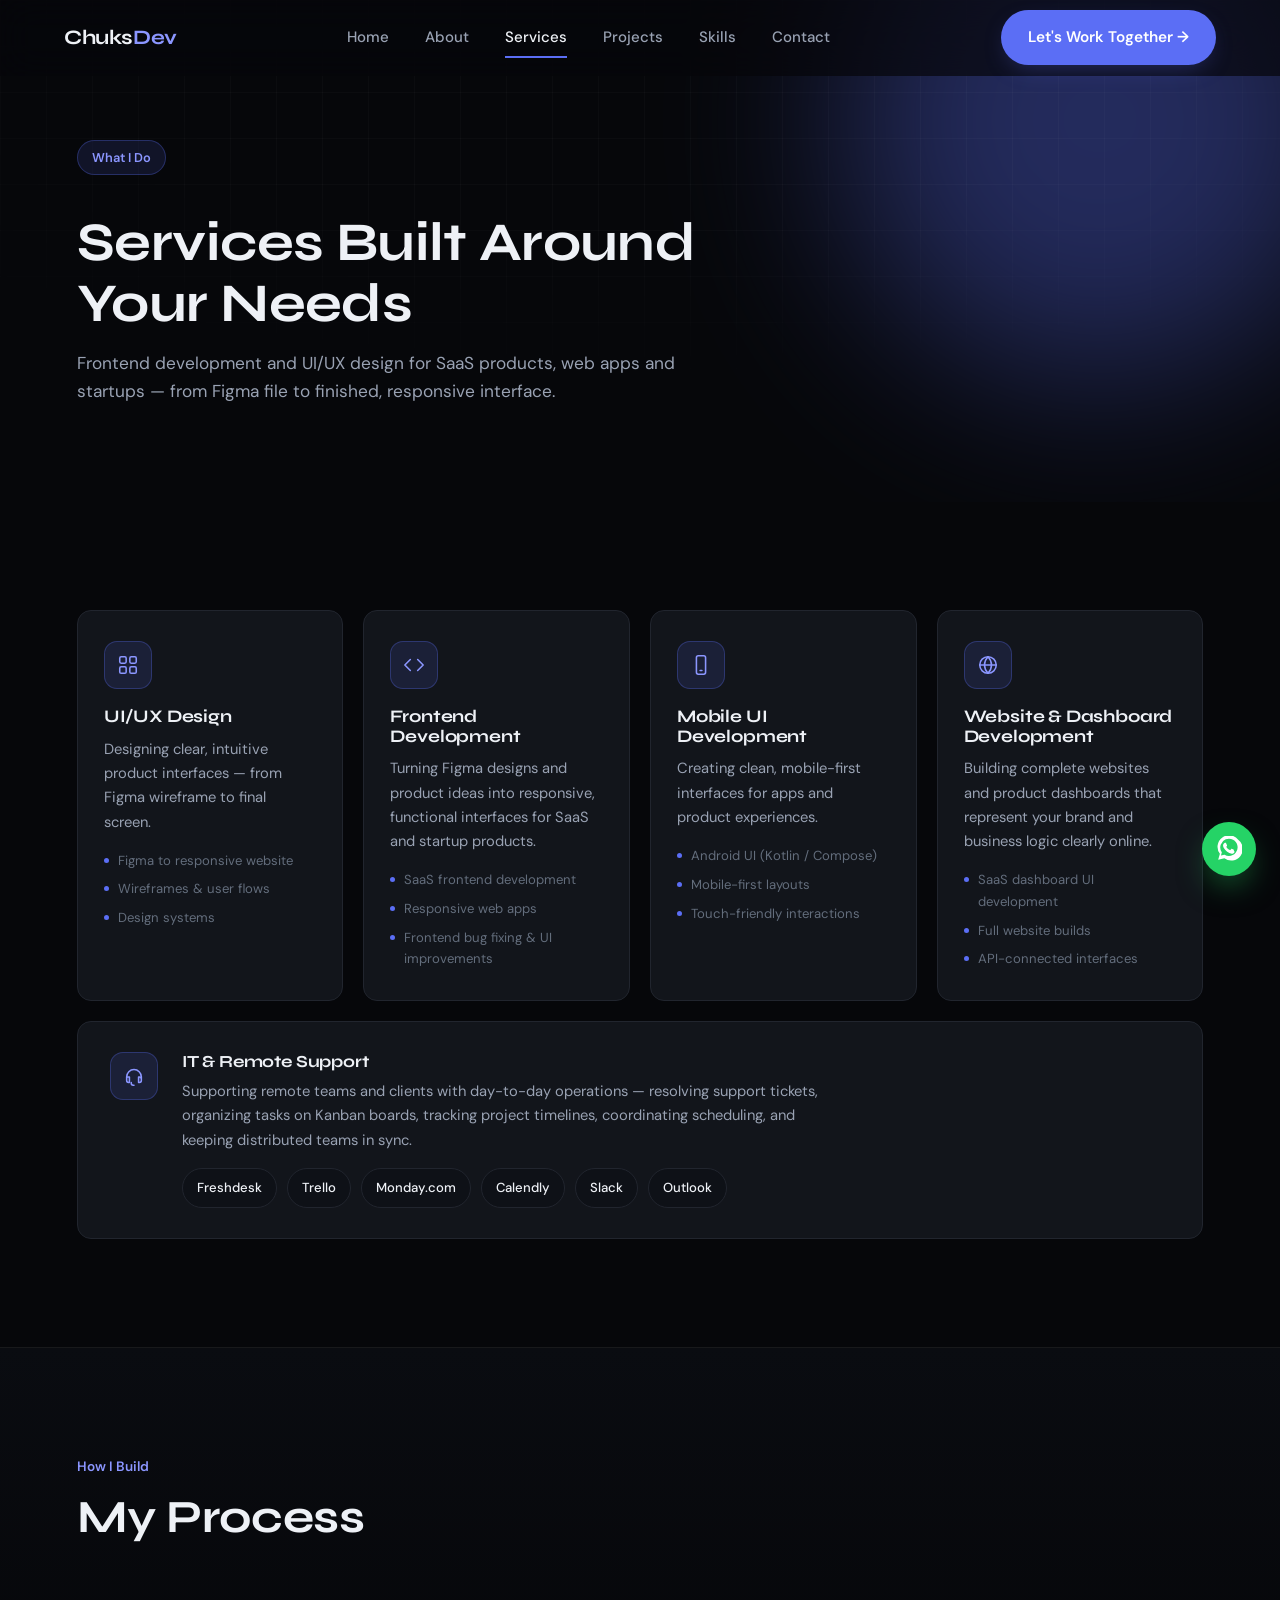
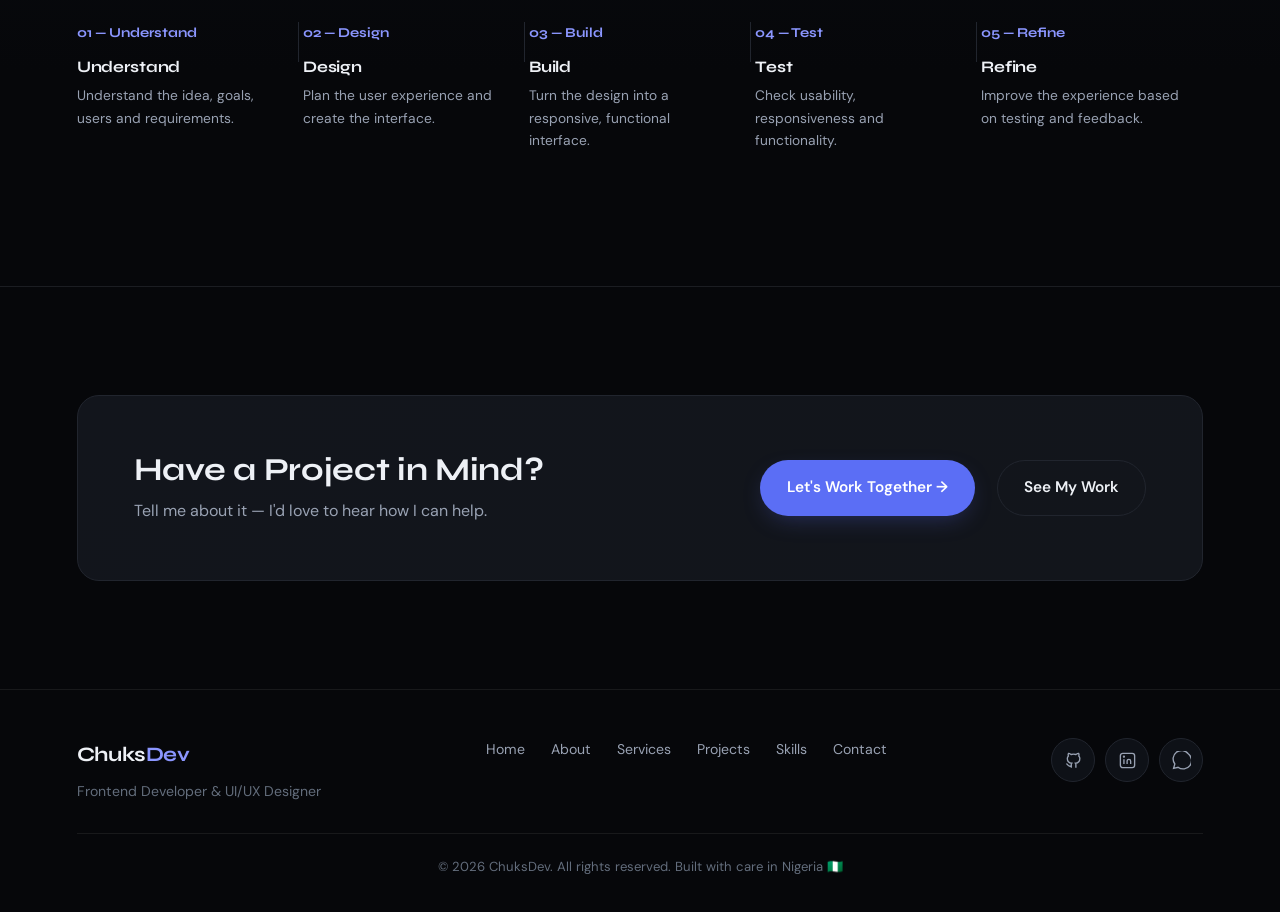
<file: services.html>
<!DOCTYPE html>
<html lang="en">
<head>
<meta charset="UTF-8">
<meta name="viewport" content="width=device-width, initial-scale=1.0">
<title>Services | Chuks — Frontend Developer &amp; UI/UX Designer</title>
<meta name="description" content="Services offered by Chuks: SaaS frontend development, UI/UX design, mobile UI development, and website & dashboard builds for startups and digital businesses.">
<link rel="canonical" href="https://chukzy-design.github.io/chukss-portfolio/services.html">
<link rel="preconnect" href="https://fonts.googleapis.com">
<link rel="preconnect" href="https://fonts.gstatic.com" crossorigin>
<link href="https://fonts.googleapis.com/css2?family=Syne:wght@400;600;700;800&family=DM+Sans:ital,wght@0,300;0,400;0,500;0,600;1,300&display=swap" rel="stylesheet">
<link rel="stylesheet" href="style.css">
</head>
<body>

<div class="progress-bar" id="progressBar"></div>

<header class="navbar" id="navbar">
  <a href="index.html" class="logo">Chuks<span>Dev</span></a>
  <nav class="nav-links" id="navLinks">
    <a href="index.html">Home</a>
    <a href="about.html">About</a>
    <a href="services.html">Services</a>
    <a href="projects.html">Projects</a>
    <a href="skills.html">Skills</a>
    <a href="contact.html">Contact</a>
  </nav>
  <a href="contact.html" class="btn-primary nav-cta">Let's Work Together →</a>
  <button id="menuBtn" class="menu-btn" aria-label="Toggle menu" aria-expanded="false">
    <span></span><span></span><span></span>
  </button>
</header>

<div class="mobile-overlay" id="mobileOverlay">
  <nav class="mobile-nav">
    <a href="index.html" class="mob-link">Home</a>
    <a href="about.html" class="mob-link">About</a>
    <a href="services.html" class="mob-link">Services</a>
    <a href="projects.html" class="mob-link">Projects</a>
    <a href="skills.html" class="mob-link">Skills</a>
    <a href="contact.html" class="mob-link">Contact</a>
    <a href="contact.html" class="btn-primary mob-cta">Let's Work Together →</a>
  </nav>
</div>

<!-- PAGE HERO -->
<section class="cs-hero">
  <div class="hero-bg"><div class="blob blob-1"></div><div class="grid-overlay"></div></div>
  <div class="cs-hero-inner">
    <div class="page-hero-tag">What I Do</div>
    <h1 class="cs-title">Services Built Around Your Needs</h1>
    <p class="cs-sub">Frontend development and UI/UX design for SaaS products, web apps and startups — from Figma file to finished, responsive interface.</p>
  </div>
</section>

<!-- SERVICES -->
<section class="section">
  <div class="section-inner">
    <div class="services-grid">
      <div class="service-card reveal delay-1">
        <div class="icon-wrap"><svg class="icon" viewBox="0 0 24 24"><rect x="3" y="3" width="7" height="7" rx="1.5"/><rect x="14" y="3" width="7" height="7" rx="1.5"/><rect x="3" y="14" width="7" height="7" rx="1.5"/><rect x="14" y="14" width="7" height="7" rx="1.5"/></svg></div>
        <h3>UI/UX Design</h3>
        <p>Designing clear, intuitive product interfaces — from Figma wireframe to final screen.</p>
        <ul class="service-list">
          <li>Figma to responsive website</li>
          <li>Wireframes &amp; user flows</li>
          <li>Design systems</li>
        </ul>
      </div>
      <div class="service-card reveal delay-2">
        <div class="icon-wrap"><svg class="icon" viewBox="0 0 24 24"><polyline points="8 6 2 12 8 18"/><polyline points="16 6 22 12 16 18"/></svg></div>
        <h3>Frontend Development</h3>
        <p>Turning Figma designs and product ideas into responsive, functional interfaces for SaaS and startup products.</p>
        <ul class="service-list">
          <li>SaaS frontend development</li>
          <li>Responsive web apps</li>
          <li>Frontend bug fixing &amp; UI improvements</li>
        </ul>
      </div>
      <div class="service-card reveal delay-3">
        <div class="icon-wrap"><svg class="icon" viewBox="0 0 24 24"><rect x="7" y="2" width="10" height="20" rx="2"/><line x1="11" y1="18" x2="13" y2="18"/></svg></div>
        <h3>Mobile UI Development</h3>
        <p>Creating clean, mobile-first interfaces for apps and product experiences.</p>
        <ul class="service-list">
          <li>Android UI (Kotlin / Compose)</li>
          <li>Mobile-first layouts</li>
          <li>Touch-friendly interactions</li>
        </ul>
      </div>
      <div class="service-card reveal delay-4">
        <div class="icon-wrap"><svg class="icon" viewBox="0 0 24 24"><circle cx="12" cy="12" r="9"/><path d="M3 12h18M12 3c2.5 2.6 3.8 5.7 3.8 9s-1.3 6.4-3.8 9c-2.5-2.6-3.8-5.7-3.8-9s1.3-6.4 3.8-9z"/></svg></div>
        <h3>Website &amp; Dashboard Development</h3>
        <p>Building complete websites and product dashboards that represent your brand and business logic clearly online.</p>
        <ul class="service-list">
          <li>SaaS dashboard UI development</li>
          <li>Full website builds</li>
          <li>API-connected interfaces</li>
        </ul>
      </div>
    </div>

    <div class="service-card-wide reveal">
      <div class="icon-wrap"><svg class="icon" viewBox="0 0 24 24"><path d="M4 13a8 8 0 0 1 16 0"/><path d="M4 13v4a2 2 0 0 0 2 2h1v-6H5a1 1 0 0 0-1 1z"/><path d="M20 13v4a2 2 0 0 1-2 2h-1v-6h1a1 1 0 0 1 1 1z"/><path d="M9 19v1a2 2 0 0 0 2 2h1"/></svg></div>
      <div>
        <h3>IT &amp; Remote Support</h3>
        <p>Supporting remote teams and clients with day-to-day operations — resolving support tickets, organizing tasks on Kanban boards, tracking project timelines, coordinating scheduling, and keeping distributed teams in sync.</p>
        <div class="pf-chips">
          <span class="pf-chip">Freshdesk</span>
          <span class="pf-chip">Trello</span>
          <span class="pf-chip">Monday.com</span>
          <span class="pf-chip">Calendly</span>
          <span class="pf-chip">Slack</span>
          <span class="pf-chip">Outlook</span>
        </div>
      </div>
    </div>
  </div>
</section>

<!-- PROCESS -->
<section class="section section-alt">
  <div class="section-inner">
    <div class="section-header reveal">
      <p class="section-tag">How I Build</p>
      <h2>My Process</h2>
    </div>
    <div class="process-grid">
      <div class="process-step reveal delay-1"><div class="process-num">01 — Understand</div><h3>Understand</h3><p>Understand the idea, goals, users and requirements.</p></div>
      <div class="process-step reveal delay-2"><div class="process-num">02 — Design</div><h3>Design</h3><p>Plan the user experience and create the interface.</p></div>
      <div class="process-step reveal delay-3"><div class="process-num">03 — Build</div><h3>Build</h3><p>Turn the design into a responsive, functional interface.</p></div>
      <div class="process-step reveal delay-4"><div class="process-num">04 — Test</div><h3>Test</h3><p>Check usability, responsiveness and functionality.</p></div>
      <div class="process-step reveal"><div class="process-num">05 — Refine</div><h3>Refine</h3><p>Improve the experience based on testing and feedback.</p></div>
    </div>
  </div>
</section>

<!-- CLOSING CTA -->
<section class="section">
  <div class="section-inner">
    <div class="resume-cta reveal">
      <div class="resume-copy">
        <h2>Have a Project in Mind?</h2>
        <p>Tell me about it — I'd love to hear how I can help.</p>
      </div>
      <div class="resume-actions">
        <a href="contact.html" class="btn-primary">Let's Work Together →</a>
        <a href="projects.html" class="btn-ghost">See My Work</a>
      </div>
    </div>
  </div>
</section>

<footer class="footer">
  <div class="footer-inner">
    <div class="footer-brand">
      <a href="index.html" class="logo">Chuks<span>Dev</span></a>
      <p>Frontend Developer &amp; UI/UX Designer</p>
    </div>
    <nav class="footer-links">
      <a href="index.html">Home</a>
      <a href="about.html">About</a>
      <a href="services.html">Services</a>
      <a href="projects.html">Projects</a>
      <a href="skills.html">Skills</a>
      <a href="contact.html">Contact</a>
    </nav>
    <div class="footer-socials">
      <a href="https://github.com/chukzy-design" target="_blank" rel="noopener" class="social-btn" aria-label="GitHub"><svg viewBox="0 0 24 24" fill="none" stroke-width="1.7"><path d="M9 19c-4.3 1.4-4.3-2.5-6-3m12 5v-3.5c0-1 .1-1.4-.5-2 2.8-.3 5.5-1.4 5.5-6a4.6 4.6 0 0 0-1.3-3.2 4.2 4.2 0 0 0-.1-3.2s-1.1-.3-3.5 1.3a12.3 12.3 0 0 0-6.2 0C6.7 2.8 5.6 3.1 5.6 3.1a4.2 4.2 0 0 0-.1 3.2A4.6 4.6 0 0 0 4.2 9.5c0 4.6 2.7 5.7 5.5 6-.6.6-.6 1.2-.5 2V21"/></svg></a>
      <a href="https://www.linkedin.com/in/chukwunenye-mcstevenson" target="_blank" rel="noopener" class="social-btn" aria-label="LinkedIn"><svg viewBox="0 0 24 24" fill="none" stroke-width="1.7"><rect x="3" y="3" width="18" height="18" rx="3"/><line x1="7.5" y1="10.5" x2="7.5" y2="16.5"/><circle cx="7.5" cy="7.2" r="0.6" fill="currentColor"/><path d="M11.5 16.5v-3.7c0-1.4 1-2.3 2.3-2.3 1.3 0 2.2.9 2.2 2.3v3.7"/></svg></a>
      <a href="https://wa.me/2349138266165" target="_blank" rel="noopener" class="social-btn" aria-label="WhatsApp"><svg viewBox="0 0 24 24" fill="none" stroke-width="1.7"><path d="M20.5 3.5A10 10 0 0 0 3.6 16.4L2 22l5.7-1.5A10 10 0 1 0 20.5 3.5z"/></svg></a>
    </div>
  </div>
  <div class="footer-bottom">© 2026 ChuksDev. All rights reserved. Built with care in Nigeria 🇳🇬</div>
</footer>

<a href="https://wa.me/2349138266165" target="_blank" class="whatsapp-float" aria-label="Chat on WhatsApp" rel="noopener">
  <svg viewBox="0 0 24 24"><path d="M20.5 3.5A10 10 0 0 0 3.6 16.4L2 22l5.7-1.5A10 10 0 1 0 20.5 3.5zm-8.5 15a8 8 0 0 1-4.1-1.1l-.3-.2-3 .8.8-2.9-.2-.3A8 8 0 1 1 12 18.5zm4.4-5.9c-.2-.1-1.4-.7-1.7-.8-.2-.1-.4-.1-.6.1s-.6.8-.8 1c-.1.1-.3.2-.5.1a6.6 6.6 0 0 1-1.9-1.2 7 7 0 0 1-1.3-1.6c-.1-.2 0-.4.1-.5s.3-.3.4-.5a.6.6 0 0 0 .1-.5c0-.2-.6-1.5-.9-2-.2-.5-.4-.4-.6-.4h-.5a1 1 0 0 0-.7.3 3 3 0 0 0-1 2.2c0 1.3 1 2.6 1.1 2.8.1.2 1.9 2.9 4.6 4 .6.3 1.1.4 1.5.6a3.6 3.6 0 0 0 1.6.1c.5-.1 1.4-.6 1.6-1.1s.2-1 .1-1.1-.2-.2-.4-.3z"/></svg>
</a>

<script src="script.js"></script>
</body>
</html>
</file>
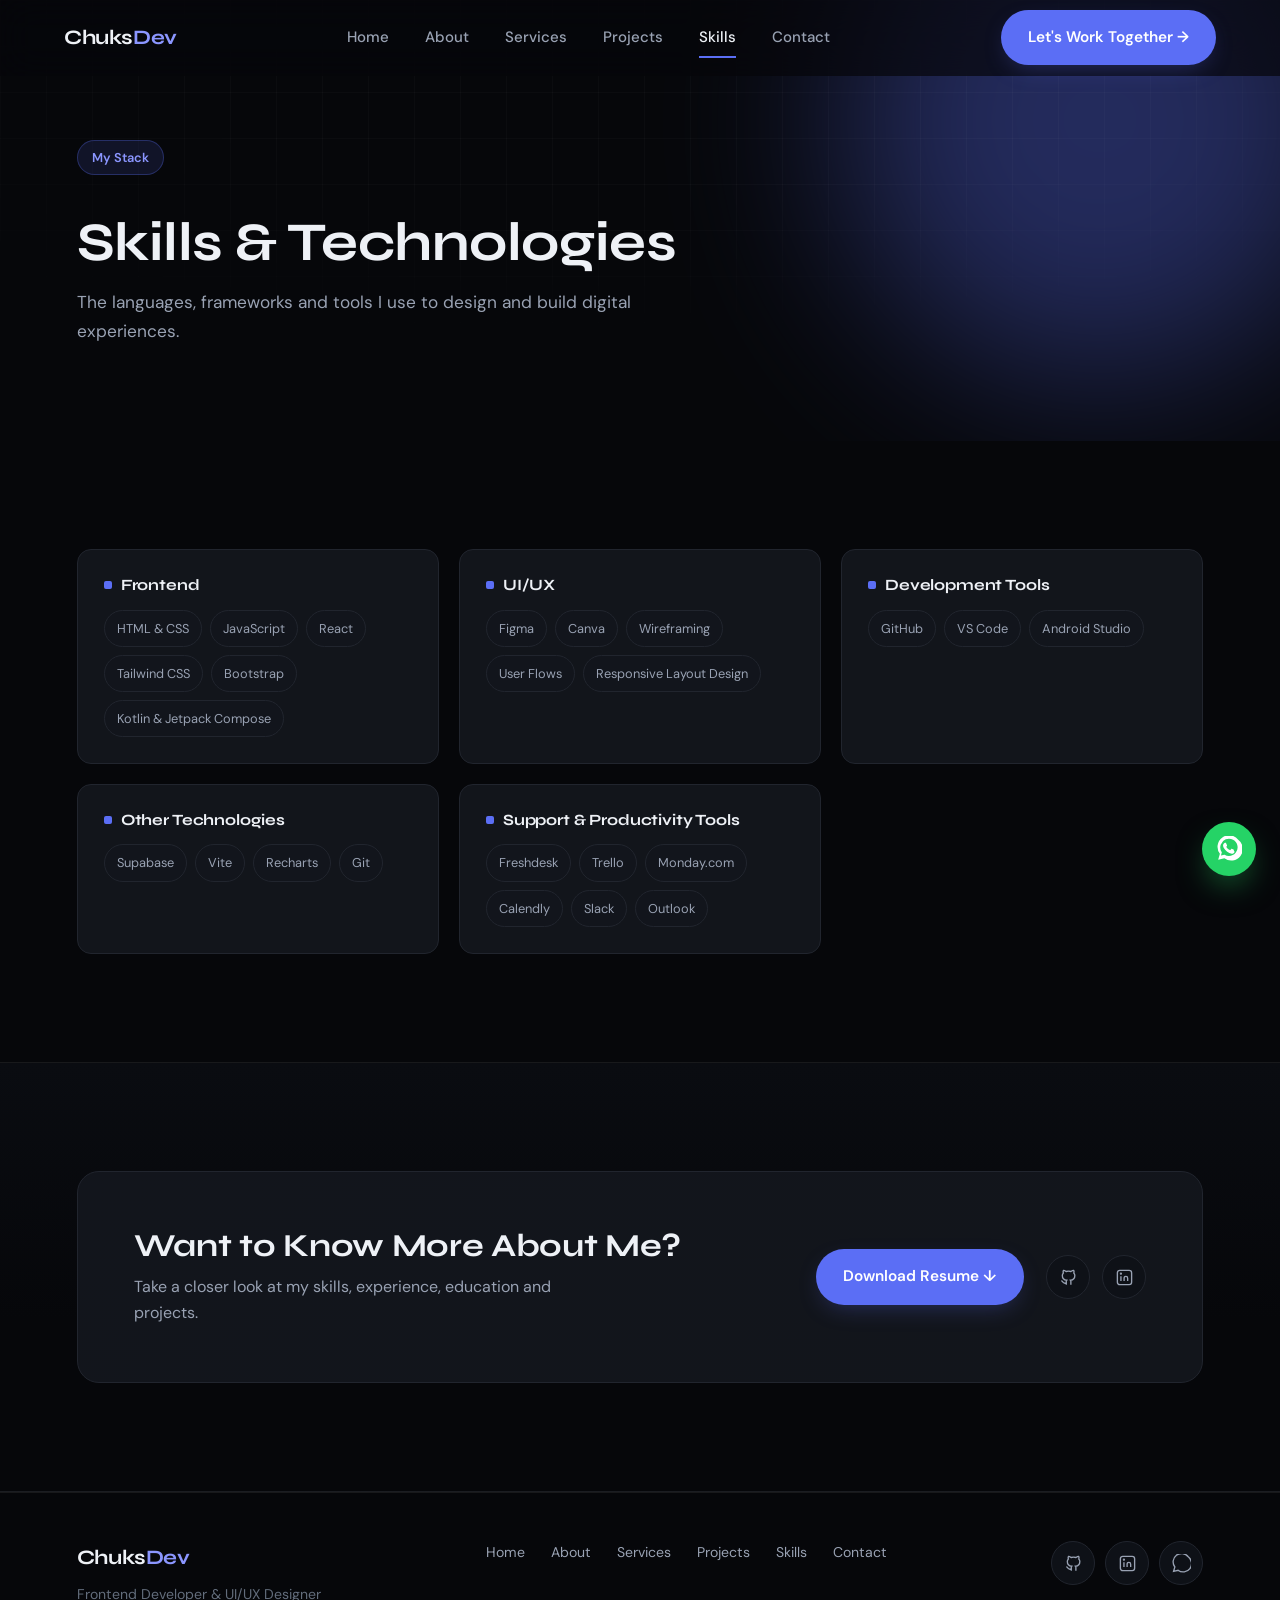
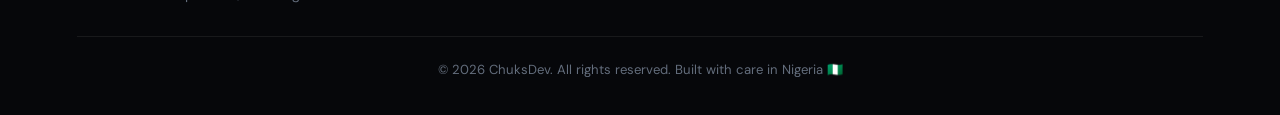
<file: skills.html>
<!DOCTYPE html>
<html lang="en">
<head>
<meta charset="UTF-8">
<meta name="viewport" content="width=device-width, initial-scale=1.0">
<title>Skills | Chuks — Frontend Developer &amp; UI/UX Designer</title>
<meta name="description" content="Chuks' skills and technologies across frontend development, UI/UX design, development tools, and more. Download resume.">
<link rel="canonical" href="https://chukzy-design.github.io/chukss-portfolio/skills.html">
<link rel="preconnect" href="https://fonts.googleapis.com">
<link rel="preconnect" href="https://fonts.gstatic.com" crossorigin>
<link href="https://fonts.googleapis.com/css2?family=Syne:wght@400;600;700;800&family=DM+Sans:ital,wght@0,300;0,400;0,500;0,600;1,300&display=swap" rel="stylesheet">
<link rel="stylesheet" href="style.css">
</head>
<body>

<div class="progress-bar" id="progressBar"></div>

<header class="navbar" id="navbar">
  <a href="index.html" class="logo">Chuks<span>Dev</span></a>
  <nav class="nav-links" id="navLinks">
    <a href="index.html">Home</a>
    <a href="about.html">About</a>
    <a href="services.html">Services</a>
    <a href="projects.html">Projects</a>
    <a href="skills.html">Skills</a>
    <a href="contact.html">Contact</a>
  </nav>
  <a href="contact.html" class="btn-primary nav-cta">Let's Work Together →</a>
  <button id="menuBtn" class="menu-btn" aria-label="Toggle menu" aria-expanded="false">
    <span></span><span></span><span></span>
  </button>
</header>

<div class="mobile-overlay" id="mobileOverlay">
  <nav class="mobile-nav">
    <a href="index.html" class="mob-link">Home</a>
    <a href="about.html" class="mob-link">About</a>
    <a href="services.html" class="mob-link">Services</a>
    <a href="projects.html" class="mob-link">Projects</a>
    <a href="skills.html" class="mob-link">Skills</a>
    <a href="contact.html" class="mob-link">Contact</a>
    <a href="contact.html" class="btn-primary mob-cta">Let's Work Together →</a>
  </nav>
</div>

<!-- PAGE HERO -->
<section class="cs-hero">
  <div class="hero-bg"><div class="blob blob-1"></div><div class="grid-overlay"></div></div>
  <div class="cs-hero-inner">
    <div class="page-hero-tag">My Stack</div>
    <h1 class="cs-title">Skills &amp; Technologies</h1>
    <p class="cs-sub">The languages, frameworks and tools I use to design and build digital experiences.</p>
  </div>
</section>

<!-- SKILLS -->
<section class="section">
  <div class="section-inner">
    <div class="skills-grid">
      <div class="skill-card reveal delay-1">
        <h3><span class="dotbadge"></span>Frontend</h3>
        <div class="pill-group">
          <span class="pill">HTML &amp; CSS</span>
          <span class="pill">JavaScript</span>
          <span class="pill">React</span>
          <span class="pill">Tailwind CSS</span>
          <span class="pill">Bootstrap</span>
          <span class="pill">Kotlin &amp; Jetpack Compose</span>
        </div>
      </div>
      <div class="skill-card reveal delay-2">
        <h3><span class="dotbadge"></span>UI/UX</h3>
        <div class="pill-group">
          <span class="pill">Figma</span>
          <span class="pill">Canva</span>
          <span class="pill">Wireframing</span>
          <span class="pill">User Flows</span>
          <span class="pill">Responsive Layout Design</span>
        </div>
      </div>
      <div class="skill-card reveal delay-3">
        <h3><span class="dotbadge"></span>Development Tools</h3>
        <div class="pill-group">
          <span class="pill">GitHub</span>
          <span class="pill">VS Code</span>
          <span class="pill">Android Studio</span>
        </div>
      </div>
      <div class="skill-card reveal delay-4">
        <h3><span class="dotbadge"></span>Other Technologies</h3>
        <div class="pill-group">
          <span class="pill">Supabase</span>
          <span class="pill">Vite</span>
          <span class="pill">Recharts</span>
          <span class="pill">Git</span>
        </div>
      </div>
      <div class="skill-card reveal delay-1">
        <h3><span class="dotbadge"></span>Support &amp; Productivity Tools</h3>
        <div class="pill-group">
          <span class="pill">Freshdesk</span>
          <span class="pill">Trello</span>
          <span class="pill">Monday.com</span>
          <span class="pill">Calendly</span>
          <span class="pill">Slack</span>
          <span class="pill">Outlook</span>
        </div>
      </div>
    </div>
  </div>
</section>

<!-- RESUME -->
<section class="section section-alt">
  <div class="section-inner">
    <div class="resume-cta reveal">
      <div class="resume-copy">
        <h2>Want to Know More About Me?</h2>
        <p>Take a closer look at my skills, experience, education and projects.</p>
      </div>
      <div class="resume-actions">
        <a href="resume/CHUKS MCSTEVENSON (Resume.).pdf" class="btn-primary" download>Download Resume ↓</a>
        <div class="resume-socials">
          <a href="https://github.com/chukzy-design" target="_blank" rel="noopener" class="social-btn" aria-label="GitHub">
            <svg viewBox="0 0 24 24" fill="none" stroke-width="1.7"><path d="M9 19c-4.3 1.4-4.3-2.5-6-3m12 5v-3.5c0-1 .1-1.4-.5-2 2.8-.3 5.5-1.4 5.5-6a4.6 4.6 0 0 0-1.3-3.2 4.2 4.2 0 0 0-.1-3.2s-1.1-.3-3.5 1.3a12.3 12.3 0 0 0-6.2 0C6.7 2.8 5.6 3.1 5.6 3.1a4.2 4.2 0 0 0-.1 3.2A4.6 4.6 0 0 0 4.2 9.5c0 4.6 2.7 5.7 5.5 6-.6.6-.6 1.2-.5 2V21"/></svg>
          </a>
          <a href="https://www.linkedin.com/in/chukwunenye-mcstevenson" target="_blank" rel="noopener" class="social-btn" aria-label="LinkedIn">
            <svg viewBox="0 0 24 24" fill="none" stroke-width="1.7"><rect x="3" y="3" width="18" height="18" rx="3"/><line x1="7.5" y1="10.5" x2="7.5" y2="16.5"/><circle cx="7.5" cy="7.2" r="0.6" fill="currentColor"/><path d="M11.5 16.5v-3.7c0-1.4 1-2.3 2.3-2.3 1.3 0 2.2.9 2.2 2.3v3.7"/></svg>
          </a>
        </div>
      </div>
    </div>
  </div>
</section>

<footer class="footer">
  <div class="footer-inner">
    <div class="footer-brand">
      <a href="index.html" class="logo">Chuks<span>Dev</span></a>
      <p>Frontend Developer &amp; UI/UX Designer</p>
    </div>
    <nav class="footer-links">
      <a href="index.html">Home</a>
      <a href="about.html">About</a>
      <a href="services.html">Services</a>
      <a href="projects.html">Projects</a>
      <a href="skills.html">Skills</a>
      <a href="contact.html">Contact</a>
    </nav>
    <div class="footer-socials">
      <a href="https://github.com/chukzy-design" target="_blank" rel="noopener" class="social-btn" aria-label="GitHub"><svg viewBox="0 0 24 24" fill="none" stroke-width="1.7"><path d="M9 19c-4.3 1.4-4.3-2.5-6-3m12 5v-3.5c0-1 .1-1.4-.5-2 2.8-.3 5.5-1.4 5.5-6a4.6 4.6 0 0 0-1.3-3.2 4.2 4.2 0 0 0-.1-3.2s-1.1-.3-3.5 1.3a12.3 12.3 0 0 0-6.2 0C6.7 2.8 5.6 3.1 5.6 3.1a4.2 4.2 0 0 0-.1 3.2A4.6 4.6 0 0 0 4.2 9.5c0 4.6 2.7 5.7 5.5 6-.6.6-.6 1.2-.5 2V21"/></svg></a>
      <a href="https://www.linkedin.com/in/chukwunenye-mcstevenson" target="_blank" rel="noopener" class="social-btn" aria-label="LinkedIn"><svg viewBox="0 0 24 24" fill="none" stroke-width="1.7"><rect x="3" y="3" width="18" height="18" rx="3"/><line x1="7.5" y1="10.5" x2="7.5" y2="16.5"/><circle cx="7.5" cy="7.2" r="0.6" fill="currentColor"/><path d="M11.5 16.5v-3.7c0-1.4 1-2.3 2.3-2.3 1.3 0 2.2.9 2.2 2.3v3.7"/></svg></a>
      <a href="https://wa.me/2349138266165" target="_blank" rel="noopener" class="social-btn" aria-label="WhatsApp"><svg viewBox="0 0 24 24" fill="none" stroke-width="1.7"><path d="M20.5 3.5A10 10 0 0 0 3.6 16.4L2 22l5.7-1.5A10 10 0 1 0 20.5 3.5z"/></svg></a>
    </div>
  </div>
  <div class="footer-bottom">© 2026 ChuksDev. All rights reserved. Built with care in Nigeria 🇳🇬</div>
</footer>

<a href="https://wa.me/2349138266165" target="_blank" class="whatsapp-float" aria-label="Chat on WhatsApp" rel="noopener">
  <svg viewBox="0 0 24 24"><path d="M20.5 3.5A10 10 0 0 0 3.6 16.4L2 22l5.7-1.5A10 10 0 1 0 20.5 3.5zm-8.5 15a8 8 0 0 1-4.1-1.1l-.3-.2-3 .8.8-2.9-.2-.3A8 8 0 1 1 12 18.5zm4.4-5.9c-.2-.1-1.4-.7-1.7-.8-.2-.1-.4-.1-.6.1s-.6.8-.8 1c-.1.1-.3.2-.5.1a6.6 6.6 0 0 1-1.9-1.2 7 7 0 0 1-1.3-1.6c-.1-.2 0-.4.1-.5s.3-.3.4-.5a.6.6 0 0 0 .1-.5c0-.2-.6-1.5-.9-2-.2-.5-.4-.4-.6-.4h-.5a1 1 0 0 0-.7.3 3 3 0 0 0-1 2.2c0 1.3 1 2.6 1.1 2.8.1.2 1.9 2.9 4.6 4 .6.3 1.1.4 1.5.6a3.6 3.6 0 0 0 1.6.1c.5-.1 1.4-.6 1.6-1.1s.2-1 .1-1.1-.2-.2-.4-.3z"/></svg>
</a>

<script src="script.js"></script>
</body>
</html>
</file>
<file: style.css>
/* =========================================================
   CHUKSDEV PORTFOLIO — DESIGN SYSTEM
   Frontend Developer & UI/UX Designer
   ========================================================= */

*, *::before, *::after {
  margin: 0;
  padding: 0;
  box-sizing: border-box;
}

:root {
  /* Color tokens */
  --bg: #06070a;
  --bg-alt: #0a0c11;
  --surface: #0e1117;
  --surface-2: #12151c;
  --card: #12151b;
  --card-hover: #161a22;
  --border: #21252e;
  --border-light: rgba(255, 255, 255, 0.07);
  --text: #eef1f6;
  --text-muted: #99a2b3;
  --text-faint: #636d7c;
  --accent: #5b6ef5;
  --accent-light: #8b96ff;
  --accent-dim: rgba(91, 110, 245, 0.13);
  --accent-border: rgba(91, 110, 245, 0.3);
  --accent-glow: rgba(91, 110, 245, 0.35);

  /* Type */
  --font-display: 'Syne', sans-serif;
  --font-body: 'DM Sans', sans-serif;

  /* Layout */
  --radius-lg: 22px;
  --radius-md: 14px;
  --radius-sm: 9px;
  --nav-h: 76px;
  --maxw: 1180px;
  --pad: 6%;
}

html {
  scroll-behavior: smooth;
  font-size: 16px;
}

@media (prefers-reduced-motion: reduce) {
  html { scroll-behavior: auto; }
  *, *::before, *::after {
    animation-duration: 0.001ms !important;
    animation-iteration-count: 1 !important;
    transition-duration: 0.001ms !important;
    scroll-behavior: auto !important;
  }
}

body {
  background: var(--bg);
  color: var(--text);
  font-family: var(--font-body);
  font-weight: 400;
  line-height: 1.65;
  overflow-x: hidden;
}

a { color: inherit; text-decoration: none; }
img { display: block; max-width: 100%; }
button { font-family: inherit; cursor: pointer; }
ul { list-style: none; }

section { scroll-margin-top: var(--nav-h); }

::selection { background: var(--accent); color: #fff; }

:focus-visible {
  outline: 2px solid var(--accent-light);
  outline-offset: 3px;
  border-radius: 4px;
}

/* Background grain / gradient wash used behind several sections */
.bg-glow {
  position: absolute;
  inset: 0;
  pointer-events: none;
  z-index: 0;
}

/* =========================================================
   TYPOGRAPHY
   ========================================================= */
h1, h2, h3, h4 {
  font-family: var(--font-display);
  font-weight: 700;
  letter-spacing: -0.01em;
  line-height: 1.12;
  color: var(--text);
}

.section-tag {
  font-family: var(--font-body);
  font-weight: 600;
  font-size: 0.85rem;
  color: var(--accent-light);
  margin-bottom: 14px;
}

.section-header h2 {
  font-size: clamp(1.9rem, 3.6vw, 2.9rem);
  max-width: 640px;
}

.section-header p.section-sub {
  margin-top: 16px;
  max-width: 520px;
  color: var(--text-muted);
  font-size: 1.02rem;
}

.section-header {
  margin-bottom: 52px;
}

.section-header.center {
  text-align: center;
  margin-left: auto;
  margin-right: auto;
}
.section-header.center h2,
.section-header.center p.section-sub {
  max-width: 620px;
  margin-left: auto;
  margin-right: auto;
}

/* =========================================================
   LAYOUT HELPERS
   ========================================================= */
.section {
  position: relative;
  padding: 108px var(--pad);
}

.section-inner {
  max-width: var(--maxw);
  margin: 0 auto;
}

.section-alt {
  background: linear-gradient(180deg, var(--bg-alt), var(--bg) 60%);
  border-top: 1px solid var(--border-light);
  border-bottom: 1px solid var(--border-light);
}

/* =========================================================
   BUTTONS
   ========================================================= */
.btn-primary, .btn-ghost, .btn-outline {
  display: inline-flex;
  align-items: center;
  gap: 8px;
  font-family: var(--font-body);
  font-weight: 600;
  font-size: 0.96rem;
  padding: 14px 26px;
  border-radius: 999px;
  border: 1px solid transparent;
  transition: transform 0.25s ease, box-shadow 0.25s ease, background 0.25s ease, border-color 0.25s ease;
  white-space: nowrap;
}

.btn-primary {
  background: var(--accent);
  color: #fff;
  box-shadow: 0 8px 24px -8px var(--accent-glow);
}
.btn-primary:hover { transform: translateY(-2px); box-shadow: 0 14px 30px -8px var(--accent-glow); }
.btn-primary:active { transform: translateY(0); }

.btn-ghost {
  background: transparent;
  color: var(--text);
  border-color: var(--border);
}
.btn-ghost:hover { border-color: var(--accent-border); background: var(--accent-dim); }

.btn-outline {
  background: var(--surface-2);
  color: var(--text);
  border-color: var(--border);
  font-size: 0.88rem;
  padding: 11px 20px;
}
.btn-outline:hover { border-color: var(--accent-border); }

/* =========================================================
   NAVBAR
   ========================================================= */
.navbar {
  position: fixed;
  top: 0; left: 0; right: 0;
  z-index: 900;
  height: var(--nav-h);
  display: flex;
  align-items: center;
  justify-content: space-between;
  padding: 0 5%;
  background: rgba(6, 7, 10, 0.7);
  backdrop-filter: blur(18px);
  -webkit-backdrop-filter: blur(18px);
  border-bottom: 1px solid transparent;
  transition: border-color 0.3s ease, background 0.3s ease;
}
.navbar.scrolled {
  background: rgba(6, 7, 10, 0.88);
  border-bottom-color: var(--border-light);
}

.logo {
  font-family: var(--font-display);
  font-weight: 700;
  font-size: 1.28rem;
  letter-spacing: -0.02em;
}
.logo span { color: var(--accent-light); }

.nav-links {
  display: flex;
  align-items: center;
  gap: 36px;
}
.nav-links a {
  font-size: 0.94rem;
  font-weight: 500;
  color: var(--text-muted);
  position: relative;
  padding: 6px 0;
  transition: color 0.2s ease;
}
.nav-links a::after {
  content: "";
  position: absolute;
  left: 0; bottom: -2px;
  width: 0;
  height: 2px;
  background: var(--accent);
  transition: width 0.25s ease;
}
.nav-links a:hover { color: var(--text); }
.nav-links a.active { color: var(--text); }
.nav-links a.active::after { width: 100%; }

.nav-cta { display: block; }

.menu-btn {
  display: none;
  flex-direction: column;
  justify-content: center;
  gap: 5px;
  width: 40px;
  height: 40px;
  background: transparent;
  border: none;
  z-index: 950;
}
.menu-btn span {
  display: block;
  width: 24px;
  height: 2px;
  background: var(--text);
  transition: transform 0.3s ease, opacity 0.3s ease;
}
.menu-btn.open span:nth-child(1) { transform: translateY(7px) rotate(45deg); }
.menu-btn.open span:nth-child(2) { opacity: 0; }
.menu-btn.open span:nth-child(3) { transform: translateY(-7px) rotate(-45deg); }

.mobile-overlay {
  position: fixed;
  inset: 0;
  background: rgba(6, 7, 10, 0.98);
  z-index: 890;
  display: flex;
  align-items: center;
  justify-content: center;
  opacity: 0;
  visibility: hidden;
  transition: opacity 0.3s ease, visibility 0.3s ease;
}
.mobile-overlay.open { opacity: 1; visibility: visible; }
.mobile-nav {
  display: flex;
  flex-direction: column;
  align-items: center;
  gap: 26px;
}
.mob-link {
  font-family: var(--font-display);
  font-size: 1.7rem;
  font-weight: 700;
  color: var(--text);
}
.mob-link.active { color: var(--accent-light); }

/* Generic sub-page header (About / Services / Projects / Skills / Contact) */
.page-hero-tag {
  display: inline-flex;
  align-items: center;
  gap: 8px;
  font-size: 0.8rem;
  font-weight: 600;
  color: var(--accent-light);
  background: var(--accent-dim);
  border: 1px solid var(--accent-border);
  padding: 6px 14px;
  border-radius: 999px;
  margin-bottom: 20px;
}
.mob-cta { margin-top: 12px; }

/* =========================================================
   HERO
   ========================================================= */
.hero {
  position: relative;
  min-height: 100svh;
  display: flex;
  align-items: center;
  padding: calc(var(--nav-h) + 40px) var(--pad) 60px;
  overflow: hidden;
}

.hero-bg { position: absolute; inset: 0; z-index: 0; }
.blob {
  position: absolute;
  border-radius: 50%;
  filter: blur(90px);
  opacity: 0.35;
}
.blob-1 {
  width: 520px; height: 520px;
  background: var(--accent);
  top: -140px; right: -80px;
}
.blob-2 {
  width: 380px; height: 380px;
  background: #2f3a8f;
  bottom: -120px; left: -100px;
  opacity: 0.3;
}
.grid-overlay {
  position: absolute;
  inset: 0;
  background-image:
    linear-gradient(rgba(255,255,255,0.025) 1px, transparent 1px),
    linear-gradient(90deg, rgba(255,255,255,0.025) 1px, transparent 1px);
  background-size: 46px 46px;
  mask-image: radial-gradient(ellipse 80% 60% at 50% 20%, #000 40%, transparent 100%);
}

.hero-inner {
  position: relative;
  z-index: 1;
  max-width: var(--maxw);
  margin: 0 auto;
  display: grid;
  grid-template-columns: 1.15fr 0.85fr;
  gap: 40px;
  align-items: center;
  width: 100%;
}

.badge {
  display: inline-flex;
  align-items: center;
  gap: 8px;
  font-size: 0.83rem;
  font-weight: 600;
  color: var(--accent-light);
  background: var(--accent-dim);
  border: 1px solid var(--accent-border);
  padding: 7px 16px;
  border-radius: 999px;
  margin-bottom: 26px;
}
.badge .dot {
  width: 6px; height: 6px;
  border-radius: 50%;
  background: #4ade80;
  box-shadow: 0 0 0 3px rgba(74, 222, 128, 0.2);
}

.hero-text h1 {
  font-size: clamp(2.4rem, 5vw, 3.7rem);
  margin-bottom: 20px;
}
.name-highlight { color: var(--accent-light); }

.typing-line {
  font-family: var(--font-display);
  font-size: clamp(1.2rem, 2.2vw, 1.6rem);
  font-weight: 700;
  margin-bottom: 20px;
  min-height: 1.4em;
}
.typing-label { color: var(--text-muted); font-weight: 500; }
#typing { color: var(--accent-light); }
#typing::after {
  content: "|";
  animation: blink 1s step-end infinite;
  margin-left: 2px;
  color: var(--accent-light);
}
@keyframes blink { 50% { opacity: 0; } }

.hero-sub {
  color: var(--text-muted);
  font-size: 1.06rem;
  max-width: 500px;
  margin-bottom: 12px;
}
.hero-sub-2 {
  color: var(--text-faint);
  font-size: 0.97rem;
  max-width: 500px;
  margin-bottom: 30px;
}

.hero-ctas {
  display: flex;
  flex-wrap: wrap;
  gap: 14px;
  margin-bottom: 34px;
}

.skill-labels {
  display: flex;
  flex-wrap: wrap;
  gap: 10px 22px;
  font-size: 0.88rem;
  color: var(--text-faint);
  font-weight: 500;
}
.skill-labels span.sep { color: var(--border); }

/* Hero visual */
.hero-visual { display: flex; justify-content: center; position: relative; }
.profile-card { position: relative; width: min(340px, 80vw); }
.profile-ring {
  border-radius: 28px;
  padding: 6px;
  background: linear-gradient(160deg, var(--accent), transparent 60%);
  box-shadow: 0 30px 70px -20px rgba(0,0,0,0.6);
}
.profile-img {
  border-radius: 24px;
  width: 100%;
  aspect-ratio: 4/5;
  object-fit: cover;
  filter: saturate(0.96) contrast(1.03);
}
.floating-tag {
  position: absolute;
  background: var(--surface-2);
  border: 1px solid var(--border);
  padding: 9px 14px;
  border-radius: 999px;
  font-size: 0.82rem;
  font-weight: 600;
  box-shadow: 0 12px 30px -10px rgba(0,0,0,0.5);
  animation: float 5s ease-in-out infinite;
}
.tag-1 { top: 6%; left: -14%; animation-delay: 0s; }
.tag-2 { bottom: 20%; right: -12%; animation-delay: 1.2s; }
.tag-3 { bottom: -4%; left: 6%; animation-delay: 2.4s; }
@keyframes float {
  0%, 100% { transform: translateY(0); }
  50% { transform: translateY(-9px); }
}
@media (prefers-reduced-motion: reduce) {
  .floating-tag { animation: none; }
}

.scroll-hint {
  position: absolute;
  bottom: 28px;
  left: 50%;
  transform: translateX(-50%);
  display: flex;
  flex-direction: column;
  align-items: center;
  gap: 8px;
  font-size: 0.75rem;
  color: var(--text-faint);
  letter-spacing: 0.04em;
  z-index: 1;
}
.scroll-line {
  width: 1px;
  height: 34px;
  background: linear-gradient(var(--text-faint), transparent);
}

/* =========================================================
   REVEAL ANIMATION
   ========================================================= */
.reveal {
  opacity: 0;
  transform: translateY(22px);
  transition: opacity 0.7s ease, transform 0.7s ease;
}
.reveal.visible { opacity: 1; transform: translateY(0); }
.delay-1.visible { transition-delay: 0.08s; }
.delay-2.visible { transition-delay: 0.16s; }
.delay-3.visible { transition-delay: 0.24s; }
.delay-4.visible { transition-delay: 0.32s; }

/* =========================================================
   ICONS (inline SVG helper sizing)
   ========================================================= */
.icon {
  width: 22px;
  height: 22px;
  stroke: var(--accent-light);
  fill: none;
  stroke-width: 1.7;
  stroke-linecap: round;
  stroke-linejoin: round;
}
.icon-wrap {
  width: 48px;
  height: 48px;
  border-radius: 13px;
  background: var(--accent-dim);
  border: 1px solid var(--accent-border);
  display: flex;
  align-items: center;
  justify-content: center;
  margin-bottom: 18px;
}

/* =========================================================
   VALUE / INTRO CARDS
   ========================================================= */
.value-intro { text-align: center; }
.value-intro .section-header { margin-bottom: 56px; }

.value-grid {
  display: grid;
  grid-template-columns: repeat(4, 1fr);
  gap: 20px;
}
.value-card {
  background: var(--card);
  border: 1px solid var(--border);
  border-radius: var(--radius-md);
  padding: 30px 24px;
  text-align: left;
  transition: transform 0.3s ease, border-color 0.3s ease, background 0.3s ease;
}
.value-card:hover {
  transform: translateY(-5px);
  border-color: var(--accent-border);
  background: var(--card-hover);
}
.value-card h3 {
  font-size: 1.08rem;
  margin-bottom: 10px;
}
.value-card p {
  color: var(--text-muted);
  font-size: 0.93rem;
}

/* =========================================================
   ABOUT
   ========================================================= */
.about-grid {
  display: grid;
  grid-template-columns: 1fr 1fr;
  gap: 64px;
  align-items: start;
}
.about-copy p {
  color: var(--text-muted);
  margin-bottom: 18px;
  font-size: 1.02rem;
  max-width: 540px;
}
.about-copy strong { color: var(--text); font-weight: 600; }

.care-list h4 {
  font-family: var(--font-body);
  font-weight: 600;
  font-size: 0.95rem;
  color: var(--text);
  margin-bottom: 18px;
}
.care-items {
  display: grid;
  grid-template-columns: 1fr 1fr;
  gap: 14px 18px;
}
.care-items li {
  display: flex;
  align-items: center;
  gap: 10px;
  font-size: 0.93rem;
  color: var(--text-muted);
  padding: 12px 14px;
  background: var(--surface-2);
  border: 1px solid var(--border);
  border-radius: var(--radius-sm);
}
.care-items li .check {
  width: 16px; height: 16px;
  flex-shrink: 0;
  color: var(--accent-light);
}

.about-note {
  margin-top: 24px;
  font-size: 0.9rem;
  color: var(--text-faint);
  border-left: 2px solid var(--accent-border);
  padding-left: 14px;
}

/* =========================================================
   FEATURED PROJECTS
   ========================================================= */
.project-featured {
  background: linear-gradient(155deg, var(--surface-2), var(--card) 60%);
  border: 1px solid var(--border);
  border-radius: var(--radius-lg);
  padding: 48px;
  display: grid;
  grid-template-columns: 1fr 1fr;
  gap: 48px;
  align-items: center;
  margin-bottom: 28px;
  position: relative;
  overflow: hidden;
}
.project-featured::before {
  content: "";
  position: absolute;
  width: 420px; height: 420px;
  background: var(--accent);
  opacity: 0.1;
  filter: blur(110px);
  top: -140px; right: -100px;
  pointer-events: none;
}

.pf-tag {
  display: inline-flex;
  align-items: center;
  gap: 8px;
  font-size: 0.8rem;
  font-weight: 600;
  color: var(--accent-light);
  background: var(--accent-dim);
  border: 1px solid var(--accent-border);
  padding: 6px 14px;
  border-radius: 999px;
  margin-bottom: 20px;
}

.project-featured h3 {
  font-size: clamp(1.5rem, 2.6vw, 2.1rem);
  margin-bottom: 8px;
}
.pf-kicker {
  color: var(--accent-light);
  font-weight: 600;
  font-size: 0.98rem;
  margin-bottom: 16px;
}
.project-featured p.pf-desc {
  color: var(--text-muted);
  margin-bottom: 22px;
  max-width: 480px;
}

.pf-chips {
  display: flex;
  flex-wrap: wrap;
  gap: 10px;
  margin-bottom: 22px;
}
.pf-chip {
  font-size: 0.82rem;
  font-weight: 500;
  color: var(--text);
  background: var(--surface);
  border: 1px solid var(--border);
  padding: 8px 14px;
  border-radius: 999px;
}

.pf-role {
  font-size: 0.86rem;
  color: var(--text-faint);
  margin-bottom: 26px;
}
.pf-role strong { color: var(--text-muted); font-weight: 600; }

/* Veda mockup visual */
.veda-visual {
  position: relative;
  display: flex;
  justify-content: center;
  align-items: center;
  min-height: 380px;
}
.device-phone {
  width: 200px;
  background: #0a0c12;
  border: 1px solid var(--border);
  border-radius: 30px;
  padding: 14px 12px;
  box-shadow: 0 40px 80px -30px rgba(0,0,0,0.7);
  position: relative;
  z-index: 2;
}
.device-phone .dscreen {
  background: var(--surface);
  border-radius: 18px;
  padding: 14px 12px;
  height: 340px;
  display: flex;
  flex-direction: column;
  gap: 10px;
}
.dscreen .d-top {
  display: flex;
  justify-content: space-between;
  align-items: center;
  font-size: 0.62rem;
  color: var(--text-faint);
  margin-bottom: 2px;
}
.dscreen .d-title {
  font-family: var(--font-display);
  font-size: 0.86rem;
  font-weight: 700;
  color: var(--text);
  margin-bottom: 4px;
}
.d-quiz-card {
  background: var(--card);
  border: 1px solid var(--border);
  border-radius: 10px;
  padding: 10px;
}
.d-quiz-card .d-q {
  font-size: 0.68rem;
  color: var(--text-muted);
  margin-bottom: 8px;
}
.d-opt {
  font-size: 0.62rem;
  color: var(--text-faint);
  background: var(--surface-2);
  border: 1px solid var(--border);
  border-radius: 7px;
  padding: 6px 8px;
  margin-bottom: 5px;
}
.d-opt.correct { border-color: var(--accent-border); color: var(--accent-light); background: var(--accent-dim); }
.d-flash {
  margin-top: auto;
  display: flex;
  gap: 6px;
}
.d-flash .d-pill {
  flex: 1;
  text-align: center;
  font-size: 0.58rem;
  padding: 7px 4px;
  border-radius: 7px;
  background: var(--surface-2);
  border: 1px solid var(--border);
  color: var(--text-faint);
}
.d-timer {
  margin-top: 6px;
  display: flex;
  align-items: center;
  gap: 8px;
  font-size: 0.6rem;
  color: var(--text-faint);
}
.d-ring {
  width: 22px; height: 22px;
  border-radius: 50%;
  border: 3px solid var(--border);
  border-top-color: var(--accent);
}

.device-browser {
  position: absolute;
  width: 260px;
  right: -6%;
  bottom: 2%;
  background: #0a0c12;
  border: 1px solid var(--border);
  border-radius: 14px;
  box-shadow: 0 30px 70px -25px rgba(0,0,0,0.7);
  z-index: 1;
  overflow: hidden;
}
.device-browser .b-top {
  display: flex;
  gap: 5px;
  padding: 9px 10px;
  background: var(--surface-2);
  border-bottom: 1px solid var(--border);
}
.b-top span { width: 7px; height: 7px; border-radius: 50%; background: var(--border); }
.device-browser .b-body {
  display: flex;
  gap: 8px;
  padding: 10px;
  background: var(--surface);
}
.b-nav {
  width: 30%;
  display: flex;
  flex-direction: column;
  gap: 5px;
}
.b-nav .b-item {
  height: 8px;
  border-radius: 4px;
  background: var(--border);
}
.b-nav .b-item.active { background: var(--accent); opacity: 0.7; }
.b-main { flex: 1; display: flex; flex-direction: column; gap: 6px; }
.b-stat-row { display: flex; gap: 6px; }
.b-stat {
  flex: 1;
  height: 26px;
  background: var(--card);
  border: 1px solid var(--border);
  border-radius: 6px;
}
.b-chart {
  height: 48px;
  background: var(--card);
  border: 1px solid var(--border);
  border-radius: 6px;
  display: flex;
  align-items: flex-end;
  gap: 3px;
  padding: 6px;
}
.b-chart span { flex: 1; background: var(--accent); opacity: 0.55; border-radius: 2px 2px 0 0; }

@media (prefers-reduced-motion: no-preference) {
  .device-phone { animation: drift 7s ease-in-out infinite; }
}
@keyframes drift {
  0%, 100% { transform: translateY(0); }
  50% { transform: translateY(-10px); }
}

/* Real-screenshot fill variants for the phone/browser frames above */
.device-phone .real-shot {
  width: 100%;
  height: 340px;
  border-radius: 18px;
  overflow: hidden;
  cursor: zoom-in;
}
.device-phone .real-shot img {
  width: 100%;
  height: 100%;
  object-fit: cover;
  object-position: top;
  display: block;
}
.device-browser .real-shot-wide {
  width: 100%;
  cursor: zoom-in;
  line-height: 0;
}
.device-browser .real-shot-wide img {
  width: 100%;
  display: block;
}

/* Secondary project card (Alurra) */
.project-secondary {
  background: var(--card);
  border: 1px solid var(--border);
  border-radius: var(--radius-lg);
  padding: 40px;
  display: grid;
  grid-template-columns: 1fr 1fr;
  gap: 40px;
  align-items: center;
}
.alurra-visual {
  position: relative;
  border-radius: var(--radius-md);
}
.alurra-visual svg { width: 100%; height: 100%; }
.alurra-visual .support-shot { aspect-ratio: 16/11; }

.ps-status {
  display: inline-flex;
  align-items: center;
  gap: 7px;
  font-size: 0.78rem;
  color: #f2c14e;
  background: rgba(242, 193, 78, 0.1);
  border: 1px solid rgba(242, 193, 78, 0.25);
  padding: 5px 12px;
  border-radius: 999px;
  margin-top: 4px;
}
.ps-status .dot { width: 6px; height: 6px; border-radius: 50%; background: #f2c14e; }

/* Support/remote-work project — reversed layout + real screenshot gallery */
.project-secondary.reverse .ps-visual-col { order: 2; }
.project-secondary.reverse .ps-text-col { order: 1; }

.support-gallery {
  display: grid;
  grid-template-columns: repeat(3, 1fr);
  gap: 8px;
}
.support-shot {
  position: relative;
  border-radius: 10px;
  overflow: hidden;
  border: 1px solid var(--border);
  aspect-ratio: 4/3;
  cursor: zoom-in;
  background: var(--surface);
}
.support-shot img {
  width: 100%;
  height: 100%;
  object-fit: cover;
  object-position: top;
  transition: transform 0.35s ease, filter 0.35s ease;
  filter: saturate(0.92);
}
.support-shot:hover img { transform: scale(1.06); filter: saturate(1.05); }
.support-shot .shot-label {
  position: absolute;
  left: 0; right: 0; bottom: 0;
  padding: 6px 8px;
  font-size: 0.66rem;
  font-weight: 600;
  color: #fff;
  background: linear-gradient(0deg, rgba(0,0,0,0.75), transparent);
}

/* Veda case-study galleries */
.gallery-mobile-shots { grid-template-columns: repeat(6, 1fr); }
.gallery-admin-shots { grid-template-columns: repeat(4, 1fr); }
.mob-shot { aspect-ratio: 9/19; }
.wide-shot { aspect-ratio: 16/11; }
@media (max-width: 900px) {
  .gallery-mobile-shots { grid-template-columns: repeat(3, 1fr); }
  .gallery-admin-shots { grid-template-columns: repeat(2, 1fr); }
}
@media (max-width: 480px) {
  .gallery-mobile-shots { grid-template-columns: repeat(2, 1fr); }
}

.lightbox {
  position: fixed;
  inset: 0;
  z-index: 1000;
  background: rgba(4, 5, 8, 0.92);
  backdrop-filter: blur(6px);
  display: flex;
  align-items: center;
  justify-content: center;
  padding: 6%;
  opacity: 0;
  visibility: hidden;
  transition: opacity 0.25s ease, visibility 0.25s ease;
}
.lightbox.open { opacity: 1; visibility: visible; }
.lightbox img {
  max-width: 100%;
  max-height: 82vh;
  border-radius: 12px;
  border: 1px solid var(--border);
  box-shadow: 0 30px 80px -20px rgba(0,0,0,0.7);
}
.lightbox-caption {
  text-align: center;
  color: var(--text-muted);
  font-size: 0.9rem;
  margin-top: 16px;
}
.lightbox-close {
  position: absolute;
  top: 24px; right: 28px;
  width: 42px; height: 42px;
  border-radius: 50%;
  background: var(--surface-2);
  border: 1px solid var(--border);
  color: var(--text);
  font-size: 1.3rem;
  display: flex;
  align-items: center;
  justify-content: center;
}

/* =========================================================
   SERVICES
   ========================================================= */
.services-grid {
  display: grid;
  grid-template-columns: repeat(4, 1fr);
  gap: 20px;
}
.service-card {
  background: var(--card);
  border: 1px solid var(--border);
  border-radius: var(--radius-md);
  padding: 30px 26px;
  transition: transform 0.3s ease, border-color 0.3s ease;
}
.service-card:hover { transform: translateY(-5px); border-color: var(--accent-border); }
.service-card h3 { font-size: 1.1rem; margin-bottom: 10px; }
.service-card > p { color: var(--text-muted); font-size: 0.92rem; margin-bottom: 16px; }
.service-list {
  display: flex;
  flex-direction: column;
  gap: 7px;
}
.service-list li {
  font-size: 0.82rem;
  color: var(--text-faint);
  padding-left: 14px;
  position: relative;
}
.service-list li::before {
  content: "";
  position: absolute;
  left: 0; top: 8px;
  width: 5px; height: 5px;
  border-radius: 50%;
  background: var(--accent);
}

/* Additional service — wide banner card (e.g. IT & Remote Support) */
.service-card-wide {
  margin-top: 20px;
  background: var(--card);
  border: 1px solid var(--border);
  border-radius: var(--radius-md);
  padding: 30px 32px;
  display: flex;
  align-items: flex-start;
  gap: 24px;
  transition: border-color 0.3s ease;
}
.service-card-wide:hover { border-color: var(--accent-border); }
.service-card-wide .icon-wrap { flex-shrink: 0; margin-bottom: 0; }
.service-card-wide h3 { font-size: 1.06rem; margin-bottom: 8px; }
.service-card-wide p { color: var(--text-muted); font-size: 0.92rem; margin-bottom: 16px; max-width: 640px; }
.service-card-wide .pf-chips { margin-bottom: 0; }

/* =========================================================
   PROCESS
   ========================================================= */
.process-grid {
  display: grid;
  grid-template-columns: repeat(5, 1fr);
  gap: 4px;
  position: relative;
}
.process-step {
  padding: 26px 20px 26px 0;
  position: relative;
}
.process-step:not(:last-child)::after {
  content: "";
  position: absolute;
  top: 26px;
  right: 0;
  width: 1px;
  height: 40px;
  background: var(--border);
}
.process-num {
  font-family: var(--font-display);
  font-size: 0.85rem;
  font-weight: 700;
  color: var(--accent-light);
  margin-bottom: 14px;
}
.process-step h3 { font-size: 1rem; margin-bottom: 8px; }
.process-step p { font-size: 0.86rem; color: var(--text-muted); }

/* =========================================================
   WHY CARDS
   ========================================================= */
.why-grid {
  display: grid;
  grid-template-columns: repeat(4, 1fr);
  gap: 20px;
}
.why-card {
  text-align: center;
  padding: 32px 20px;
  border-radius: var(--radius-md);
  border: 1px solid var(--border);
  background: var(--card);
}
.why-card .icon-wrap { margin-left: auto; margin-right: auto; }
.why-card h3 { font-size: 1.02rem; margin-bottom: 8px; }
.why-card p { font-size: 0.88rem; color: var(--text-muted); }

/* =========================================================
   TESTIMONIALS
   ========================================================= */
.testimonial-grid {
  display: grid;
  grid-template-columns: repeat(3, 1fr);
  gap: 20px;
}
.testimonial-card {
  background: var(--card);
  border: 1px solid var(--border);
  border-radius: var(--radius-md);
  padding: 28px 26px;
  display: flex;
  flex-direction: column;
  transition: transform 0.3s ease, border-color 0.3s ease;
}
.testimonial-card:hover { transform: translateY(-5px); border-color: var(--accent-border); }
.testimonial-quotemark {
  font-family: var(--font-display);
  font-size: 2.4rem;
  line-height: 1;
  color: var(--accent-light);
  opacity: 0.5;
  margin-bottom: 6px;
}
.testimonial-text {
  color: var(--text-muted);
  font-size: 0.95rem;
  flex-grow: 1;
  margin-bottom: 22px;
}
.testimonial-person {
  display: flex;
  align-items: center;
  gap: 12px;
}
.testimonial-avatar {
  width: 42px;
  height: 42px;
  border-radius: 50%;
  background: var(--accent-dim);
  border: 1px solid var(--accent-border);
  color: var(--accent-light);
  font-family: var(--font-display);
  font-weight: 700;
  font-size: 0.9rem;
  display: flex;
  align-items: center;
  justify-content: center;
  flex-shrink: 0;
}
.testimonial-person h4 { font-size: 0.92rem; margin-bottom: 2px; }
.testimonial-person span { font-size: 0.8rem; color: var(--text-faint); }

/* =========================================================
   SKILLS
   ========================================================= */
.skills-grid {
  display: grid;
  grid-template-columns: repeat(3, 1fr);
  gap: 20px;
}
.skill-card {
  background: var(--card);
  border: 1px solid var(--border);
  border-radius: var(--radius-md);
  padding: 26px;
}
.skill-card h3 {
  font-size: 0.98rem;
  margin-bottom: 16px;
  display: flex;
  align-items: center;
  gap: 9px;
}
.skill-card h3 .dotbadge {
  width: 8px; height: 8px;
  border-radius: 2px;
  background: var(--accent);
}
.pill-group { display: flex; flex-wrap: wrap; gap: 8px; }
.pill {
  font-size: 0.8rem;
  color: var(--text-muted);
  background: var(--surface-2);
  border: 1px solid var(--border);
  padding: 7px 12px;
  border-radius: 999px;
}

/* =========================================================
   RESUME CTA
   ========================================================= */
.resume-cta {
  background: linear-gradient(150deg, var(--surface-2), var(--card));
  border: 1px solid var(--border);
  border-radius: var(--radius-lg);
  padding: 56px;
  display: flex;
  justify-content: space-between;
  align-items: center;
  gap: 40px;
  flex-wrap: wrap;
}
.resume-copy h2 { font-size: clamp(1.5rem, 2.6vw, 2rem); margin-bottom: 10px; }
.resume-copy p { color: var(--text-muted); max-width: 420px; }
.resume-actions { display: flex; align-items: center; gap: 22px; flex-wrap: wrap; }
.resume-socials { display: flex; gap: 12px; }
.social-btn {
  width: 44px; height: 44px;
  display: flex; align-items: center; justify-content: center;
  border-radius: 50%;
  background: var(--surface);
  border: 1px solid var(--border);
  transition: border-color 0.25s ease, transform 0.25s ease;
}
.social-btn:hover { border-color: var(--accent-border); transform: translateY(-3px); }
.social-btn svg { width: 19px; height: 19px; stroke: var(--text-muted); }

/* =========================================================
   CONTACT
   ========================================================= */
.contact-wrap {
  display: grid;
  grid-template-columns: 1.1fr 0.9fr;
  gap: 48px;
}

.contact-form {
  background: var(--card);
  border: 1px solid var(--border);
  border-radius: var(--radius-lg);
  padding: 36px;
  display: flex;
  flex-direction: column;
  gap: 18px;
}
.form-row { display: grid; grid-template-columns: 1fr 1fr; gap: 18px; }
.field { display: flex; flex-direction: column; gap: 8px; }
.field label { font-size: 0.85rem; color: var(--text-muted); font-weight: 500; }
.field input, .field select, .field textarea {
  background: var(--surface-2);
  border: 1px solid var(--border);
  border-radius: var(--radius-sm);
  padding: 13px 15px;
  color: var(--text);
  font-family: var(--font-body);
  font-size: 0.95rem;
  transition: border-color 0.2s ease;
}
.field input:focus, .field select:focus, .field textarea:focus {
  outline: none;
  border-color: var(--accent-border);
}
.field textarea { resize: vertical; min-height: 110px; }
.field .error-msg {
  font-size: 0.78rem;
  color: #f27474;
  min-height: 1em;
}
.field.invalid input, .field.invalid select, .field.invalid textarea {
  border-color: #f27474;
}

.form-submit {
  display: flex;
  align-items: center;
  gap: 16px;
  margin-top: 4px;
}
.form-status {
  font-size: 0.86rem;
  color: var(--text-muted);
}
.form-status.success { color: #6ee7b7; }
.form-status.error { color: #f27474; }

.spinner {
  width: 16px; height: 16px;
  border-radius: 50%;
  border: 2px solid rgba(255,255,255,0.3);
  border-top-color: #fff;
  animation: spin 0.7s linear infinite;
  display: none;
}
.spinner.show { display: inline-block; }
@keyframes spin { to { transform: rotate(360deg); } }

.contact-methods {
  display: flex;
  flex-direction: column;
  gap: 16px;
}
.contact-card {
  display: flex;
  align-items: center;
  gap: 16px;
  background: var(--card);
  border: 1px solid var(--border);
  border-radius: var(--radius-md);
  padding: 20px 22px;
  transition: border-color 0.25s ease, transform 0.25s ease;
}
.contact-card:hover { border-color: var(--accent-border); transform: translateY(-3px); }
.contact-card .icon-wrap { margin-bottom: 0; flex-shrink: 0; }
.contact-card h3 { font-size: 0.96rem; margin-bottom: 3px; }
.contact-card .contact-link { font-size: 0.85rem; color: var(--text-muted); word-break: break-word; }
.contact-card:hover .contact-link { color: var(--accent-light); }

/* =========================================================
   FOOTER
   ========================================================= */
.footer {
  padding: 48px var(--pad) 34px;
  border-top: 1px solid var(--border-light);
}
.footer-inner {
  max-width: var(--maxw);
  margin: 0 auto;
  display: flex;
  justify-content: space-between;
  align-items: flex-start;
  flex-wrap: wrap;
  gap: 28px;
}
.footer-brand .logo { display: block; margin-bottom: 8px; }
.footer-brand p { color: var(--text-faint); font-size: 0.88rem; }
.footer-links { display: flex; gap: 26px; flex-wrap: wrap; }
.footer-links a { font-size: 0.88rem; color: var(--text-muted); }
.footer-links a:hover { color: var(--text); }
.footer-socials { display: flex; gap: 10px; }
.footer-bottom {
  max-width: var(--maxw);
  margin: 30px auto 0;
  padding-top: 22px;
  border-top: 1px solid var(--border-light);
  font-size: 0.82rem;
  color: var(--text-faint);
  text-align: center;
}

.whatsapp-float {
  position: fixed;
  bottom: 24px;
  right: 24px;
  width: 54px; height: 54px;
  border-radius: 50%;
  background: #25D366;
  display: flex;
  align-items: center;
  justify-content: center;
  box-shadow: 0 14px 32px -8px rgba(37, 211, 102, 0.5);
  z-index: 500;
  transition: transform 0.25s ease;
}
.whatsapp-float:hover { transform: scale(1.08); }
.whatsapp-float svg { width: 26px; height: 26px; fill: #fff; }

.progress-bar {
  position: fixed;
  top: 0; left: 0;
  height: 3px;
  width: 0%;
  background: linear-gradient(90deg, var(--accent), var(--accent-light));
  z-index: 9999;
  transition: width 0.1s linear;
}

/* =========================================================
   VEDA CASE STUDY PAGE
   ========================================================= */
.cs-hero {
  padding: calc(var(--nav-h) + 64px) var(--pad) 70px;
  position: relative;
  overflow: hidden;
}
.cs-back {
  display: inline-flex;
  align-items: center;
  gap: 8px;
  font-size: 0.88rem;
  color: var(--text-muted);
  margin-bottom: 30px;
}
.cs-back:hover { color: var(--accent-light); }
.cs-hero-inner { max-width: var(--maxw); margin: 0 auto; position: relative; z-index: 1; }
.cs-title { font-size: clamp(2.1rem, 4.6vw, 3.4rem); margin: 18px 0 14px; max-width: 760px; }
.cs-sub { color: var(--text-muted); font-size: 1.08rem; max-width: 620px; margin-bottom: 26px; }
.cs-meta {
  display: flex;
  flex-wrap: wrap;
  gap: 28px;
  padding-top: 26px;
  border-top: 1px solid var(--border-light);
  margin-top: 10px;
}
.cs-meta-item h4 {
  font-size: 0.76rem;
  text-transform: uppercase;
  letter-spacing: 0.06em;
  color: var(--text-faint);
  font-weight: 600;
  margin-bottom: 6px;
}
.cs-meta-item p { font-size: 0.94rem; color: var(--text); font-weight: 500; }

.cs-section { padding: 64px var(--pad); border-top: 1px solid var(--border-light); }
.cs-section-inner { max-width: 820px; margin: 0 auto; }
.cs-section-inner.wide { max-width: var(--maxw); }
.cs-section h2 {
  font-size: clamp(1.5rem, 2.6vw, 2rem);
  margin-bottom: 20px;
}
.cs-section p {
  color: var(--text-muted);
  margin-bottom: 16px;
  font-size: 1.02rem;
}
.cs-eyebrow {
  font-size: 0.82rem;
  font-weight: 600;
  color: var(--accent-light);
  margin-bottom: 12px;
}

.cs-two-col {
  display: grid;
  grid-template-columns: 1fr 1fr;
  gap: 40px;
}
.cs-two-col h3 { font-size: 1.1rem; margin-bottom: 14px; }

.cs-role-grid {
  display: grid;
  grid-template-columns: 1fr 1fr;
  gap: 24px;
}
.cs-role-card {
  background: var(--card);
  border: 1px solid var(--border);
  border-radius: var(--radius-md);
  padding: 28px;
}
.cs-role-card h3 { font-size: 1.05rem; margin-bottom: 16px; }
.cs-role-card ul { display: flex; flex-direction: column; gap: 10px; }
.cs-role-card li {
  font-size: 0.92rem;
  color: var(--text-muted);
  padding-left: 18px;
  position: relative;
}
.cs-role-card li::before {
  content: "";
  position: absolute;
  left: 0; top: 8px;
  width: 6px; height: 6px;
  border-radius: 50%;
  background: var(--accent);
}

.cs-visual-block {
  background: var(--surface-2);
  border: 1px solid var(--border);
  border-radius: var(--radius-lg);
  padding: 60px 40px;
  display: flex;
  justify-content: center;
  gap: 60px;
  flex-wrap: wrap;
}

.cs-callout-grid {
  display: grid;
  grid-template-columns: 1fr 1fr;
  gap: 20px;
}
.cs-callout {
  background: var(--card);
  border: 1px solid var(--border);
  border-radius: var(--radius-md);
  padding: 24px;
}
.cs-callout h4 {
  font-size: 0.95rem;
  margin-bottom: 8px;
  color: var(--text);
  display: flex;
  align-items: center;
  gap: 8px;
}
.cs-callout p { font-size: 0.88rem; margin-bottom: 0; }

.cs-learned-grid {
  display: grid;
  grid-template-columns: repeat(3, 1fr);
  gap: 16px;
}
.cs-learned-item {
  background: var(--surface-2);
  border: 1px solid var(--border);
  border-radius: var(--radius-sm);
  padding: 18px;
  font-size: 0.88rem;
  color: var(--text-muted);
}

.cs-back-footer {
  text-align: center;
  padding: 60px var(--pad) 90px;
}

/* =========================================================
   RESPONSIVE
   ========================================================= */
@media (max-width: 1024px) {
  .hero-inner { grid-template-columns: 1fr; }
  .hero-visual { margin-top: 40px; order: -1; }
  .value-grid, .services-grid, .why-grid, .skills-grid, .testimonial-grid { grid-template-columns: repeat(2, 1fr); }
  .about-grid { grid-template-columns: 1fr; gap: 40px; }
  .project-featured, .project-secondary { grid-template-columns: 1fr; padding: 32px; }
  .veda-visual { order: -1; min-height: 320px; }
  .process-grid { grid-template-columns: repeat(3, 1fr); row-gap: 30px; }
  .process-step:nth-child(3)::after { display: none; }
  .contact-wrap { grid-template-columns: 1fr; }
  .cs-two-col, .cs-role-grid, .cs-callout-grid { grid-template-columns: 1fr; }
  .cs-learned-grid { grid-template-columns: repeat(2, 1fr); }
}

@media (max-width: 860px) {
  .nav-links { display: none; }
  .nav-cta { display: none; }
  .menu-btn { display: flex; }
}

@media (max-width: 640px) {
  :root { --pad: 6%; }
  .section { padding: 76px var(--pad); }
  .value-grid, .services-grid, .why-grid, .skills-grid, .testimonial-grid { grid-template-columns: 1fr; }
  .care-items { grid-template-columns: 1fr; }
  .process-grid { grid-template-columns: 1fr; }
  .process-step::after { display: none; }
  .form-row { grid-template-columns: 1fr; }
  .resume-cta { flex-direction: column; align-items: flex-start; padding: 36px 28px; }
  .device-browser { position: static; margin-top: 20px; width: 100%; max-width: 260px; }
  .veda-visual { flex-direction: column; }
  .cs-learned-grid { grid-template-columns: 1fr; }
  .footer-inner { flex-direction: column; }
  .blob-1 { width: 260px; height: 260px; opacity: 0.22; top: -60px; right: -70px; }
  .blob-2 { width: 200px; height: 200px; opacity: 0.16; }
  .support-gallery { grid-template-columns: repeat(2, 1fr); }
  .lightbox-close { top: 14px; right: 14px; }
}

/* MOBILE HERO FIX */
@media screen and (max-width: 768px) {
  .hero-inner {
    display: flex !important;
    flex-direction: column !important;
    align-items: center !important;
  }

  .hero-text {
    width: 100% !important;
    text-align: center !important;
  }

  .hero-visual {
    width: 100% !important;
    order: 2 !important;
    display: flex !important;
    justify-content: center !important;
    margin-top: 35px !important;
  }

  .hero-text {
    order: 1 !important;
  }

  .floating-tag {
    display: none !important;
  }
}
</file>
